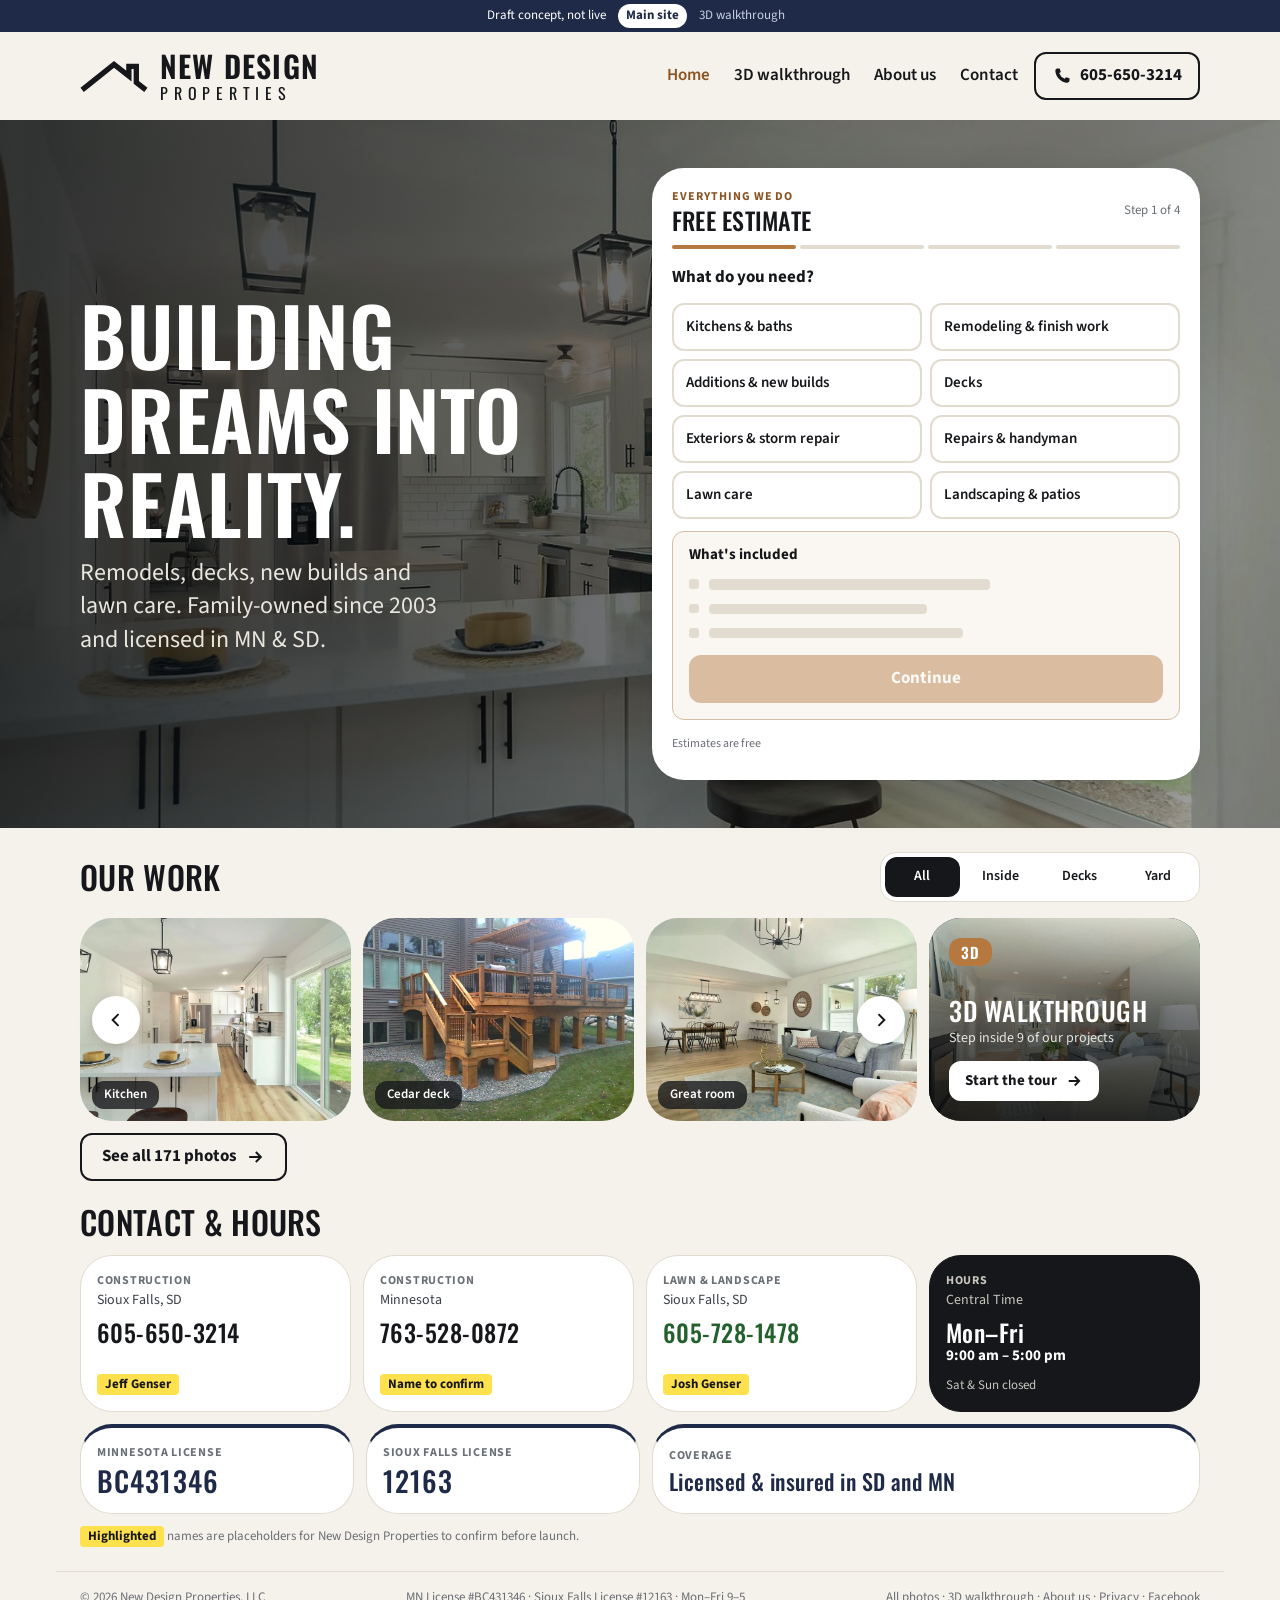
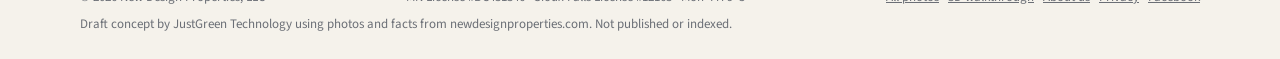
<file: index.html>
<!doctype html>
<html lang="en">
<head>
<meta charset="utf-8">
<meta name="viewport" content="width=device-width, initial-scale=1, viewport-fit=cover">
<title>New Design Properties | Building, Remodeling, Lawn &amp; Landscape</title>
<meta name="description" content="Family-owned builder since 2003. Remodels, decks, additions, new construction, lawn and landscape. Twin Cities, southwest Minnesota and Sioux Falls. Free estimates.">
<meta name="robots" content="noindex, nofollow">
<meta name="theme-color" content="#15171a">
<link rel="preconnect" href="https://fonts.googleapis.com">
<link rel="preconnect" href="https://fonts.gstatic.com" crossorigin>
<link href="https://fonts.googleapis.com/css2?family=Oswald:wght@500;600&family=Source+Sans+3:wght@400;600;700&display=swap" rel="stylesheet">
<link rel="stylesheet" href="base.css?v=20261123m">
<link rel="stylesheet" href="v1.css?v=20261123m">
</head>
<body data-mode="build">

<div class="ribbon" role="note">
  <span>Draft concept, not live</span>
  <nav aria-label="Site sections"><a href="./" aria-current="page">Main site</a><a href="v2/">3D walkthrough</a></nav>
</div>

<header class="top wrap">
  <a class="brand" href="#top" aria-label="New Design Properties home">
    <svg viewBox="0 0 64 30" aria-hidden="true"><path d="M2 28 L32 4 L46 15 V6 H53 V21 L62 28" fill="none" stroke="currentColor" stroke-width="5"/></svg>
    <span class="brand-text"><b>New Design</b><small>Properties</small></span>
  </a>
  <nav class="top-links" aria-label="Main"><a href="./" aria-current="page">Home</a><a href="v2/">3D walkthrough</a><a href="about.html">About us</a><a href="#estimate">Contact</a></nav>
  <a class="btn btn-ghost top-call" href="tel:+16056503214" aria-label="Call 605-650-3214">
    <svg viewBox="0 0 24 24" aria-hidden="true"><path d="M6.6 3h2.6l1.4 4.2-2 1.4a12 12 0 0 0 6.8 6.8l1.4-2 4.2 1.4v2.6A2.6 2.6 0 0 1 18.4 20 15.4 15.4 0 0 1 4 5.6 2.6 2.6 0 0 1 6.6 3Z" fill="currentColor"/></svg>
    <span class="top-call-num">605-650-3214</span>
  </a>
</header>

<main id="top">

  <!-- 1. HERO + ESTIMATE: the first screen asks for the lead -->
  <section class="hero">
    <div class="hero-grid wrap">
      <div class="hero-copy">
        <img class="hero-bg" src="img/kitchen-1.jpg" alt="" width="1400" height="927" fetchpriority="high" style="object-position: 45% 50%">
        <h1>Building dreams into reality.</h1>
        <p class="hero-line">Remodels, decks, new builds and lawn care. Family-owned since 2003 and licensed in MN &amp; SD.</p>
        <p class="ph-mark" aria-hidden="true">Photo needed</p>
        <p class="ph-note"><mark>Sample photo</mark> <span class="ph-long"></span><span class="ph-short">Your photo goes here</span></p>
      </div>
      <form class="card estimate" id="estimate" aria-label="Free estimate" novalidate></form>
    </div>
  </section>

  <!-- 2. WORK: one swipeable row -->
  <section class="work wrap" id="work" aria-labelledby="work-h">
    <div class="row-head">
      <h2 id="work-h">Our work</h2>
      <div class="seg" role="group" aria-label="Filter photos">
        <button class="on" data-f="all" aria-pressed="true">All</button>
        <button data-f="inside" aria-pressed="false">Inside</button>
        <button data-f="decks" aria-pressed="false">Decks</button>
        <button data-f="yard" aria-pressed="false">Yard</button>
      </div>
    </div>
    <div class="work-grid">
    <div class="rail-wrap">
      <ul class="rail" id="rail">
        <li data-c="inside"><button class="ph" data-full="img/kitchen-2.jpg" data-cap="Kitchen"><img src="img/sm/kitchen-2.jpg" alt="Kitchen with white cabinets and a quartz island" width="900" height="596" loading="lazy"><span>Kitchen</span></button></li>
        <li data-c="decks"><button class="ph" data-full="img/deck-cedar.jpg" data-cap="Cedar deck"><img src="img/sm/deck-cedar.jpg" alt="Two-level cedar deck with a pergola" width="900" height="675" loading="lazy"><span>Cedar deck</span></button></li>
        <li data-c="inside"><button class="ph" data-full="img/great-room.jpg" data-cap="Great room"><img src="img/sm/great-room.jpg" alt="Great room with a vaulted ceiling" width="900" height="596" loading="lazy"><span>Great room</span></button></li>
        <li data-c="yard"><button class="ph" data-full="img/gallery/fb/fb-122215263470302949.jpg" data-cap="Lawn care"><img src="img/gallery/fb/sm/fb-122215263470302949.jpg" alt="Freshly striped lawn along a sidewalk" width="600" height="452" loading="lazy"><span>Lawn care</span></button></li>
        <li data-c="decks"><button class="ph" data-full="img/deck-composite-2.jpg" data-cap="Composite deck"><img src="img/sm/deck-composite-2.jpg" alt="Grey composite deck with black railing" width="480" height="640" loading="lazy"><span>Composite deck</span></button></li>
        <li data-c="inside"><button class="ph" data-full="img/living-2.jpg" data-cap="Living room"><img src="img/sm/living-2.jpg" alt="Living room with a gas fireplace" width="900" height="596" loading="lazy"><span>Living room</span></button></li>
        <li data-c="yard"><button class="ph" data-full="img/gallery/fb/fb-122231688872302949.jpg" data-cap="Paver patio and fire pit"><img src="img/gallery/fb/sm/fb-122231688872302949.jpg" alt="Round paver patio with a fire pit" width="452" height="600" loading="lazy"><span>Paver patio</span></button></li>
        <li data-c="inside"><button class="ph" data-full="img/wet-bar.jpg" data-cap="Finish carpentry"><img src="img/sm/wet-bar.jpg" alt="White shaker cabinets and a shiplap wall" width="900" height="596" loading="lazy"><span>Finish carpentry</span></button></li>
        <li data-c="yard"><button class="ph" data-full="img/gallery/fb/fb-122186425292302949.jpg" data-cap="Rock bed and plantings"><img src="img/gallery/fb/sm/fb-122186425292302949.jpg" alt="Rock bed with hydrangeas along a blue house" width="600" height="452" loading="lazy"><span>Rock bed &amp; plantings</span></button></li>
        <li data-c="inside"><button class="ph" data-full="img/bedroom.jpg" data-cap="Bedroom"><img src="img/sm/bedroom.jpg" alt="Bedroom with three large windows" width="900" height="596" loading="lazy"><span>Bedroom</span></button></li>
        <li data-c="yard"><button class="ph" data-full="img/gallery/fb/fb-122226096488302949.jpg" data-cap="Concrete edging"><img src="img/gallery/fb/sm/fb-122226096488302949.jpg" alt="Curved concrete edging around a rock bed" width="600" height="400" loading="lazy"><span>Concrete edging</span></button></li>
        <li data-c="inside"><button class="ph" data-full="img/gallery/bathroom.jpg" data-cap="Bathroom"><img src="img/gallery/sm/bathroom.jpg" alt="Bathroom with a round mirror and white vanity" width="600" height="397" loading="lazy"><span>Bathroom</span></button></li>
        <li data-c="yard"><button class="ph" data-full="img/gallery/stone-steps.jpg" data-cap="Stone wall and steps"><img src="img/gallery/sm/stone-steps.jpg" alt="Stacked stone wall and steps" width="600" height="600" loading="lazy"><span>Stone wall &amp; steps</span></button></li>
        <li data-c="yard"><button class="ph" data-full="img/gallery/white-rock-1.jpg" data-cap="White rock bed"><img src="img/gallery/sm/white-rock-1.jpg" alt="White rock bed with a blue spruce" width="600" height="270" loading="lazy"><span>White rock bed</span></button></li>
        <li data-c="yard"><button class="ph" data-full="img/gallery/fb/fb-122226353594302949.jpg" data-cap="Curved rock bed"><img src="img/gallery/fb/sm/fb-122226353594302949.jpg" alt="Curved rock bed with plantings by a deck" width="600" height="452" loading="lazy"><span>Curved rock bed</span></button></li>
        <li data-c="inside"><button class="ph" data-full="img/living-1.jpg" data-cap="Living and dining"><img src="img/sm/living-1.jpg" alt="Open living and dining area" width="900" height="596" loading="lazy"><span>Living &amp; dining</span></button></li>
      </ul>
      <button class="rail-btn prev round" aria-label="Previous photos" data-dir="-1"><svg viewBox="0 0 24 24" aria-hidden="true"><path d="M15 5l-7 7 7 7" fill="none" stroke="currentColor" stroke-width="2.4"/></svg></button>
      <button class="rail-btn next round" aria-label="Next photos" data-dir="1"><svg viewBox="0 0 24 24" aria-hidden="true"><path d="M9 5l7 7-7 7" fill="none" stroke="currentColor" stroke-width="2.4"/></svg></button>
    </div>
    <!-- The last quarter: a door into the 3D walkthrough -->
    <a class="tour" href="v2/">
      <img src="img/sm/living-2.jpg" alt="" width="900" height="596" loading="lazy">
      <span class="tour-badge">3D</span>
      <span class="tour-copy"><b>3D walkthrough</b><small>Step inside 9 of our projects</small></span>
      <span class="tour-go">Start the tour <svg viewBox="0 0 24 24" aria-hidden="true"><path d="M5 12h13M13 6l6 6-6 6" fill="none" stroke="currentColor" stroke-width="2.4"/></svg></span>
    </a>
    </div>
    <a class="btn btn-ghost all-photos" href="gallery.html">See all 171 photos <svg viewBox="0 0 24 24" aria-hidden="true"><path d="M5 12h13M13 6l6 6-6 6" fill="none" stroke="currentColor" stroke-width="2.4"/></svg></a>
  </section>

  <!-- 3. CONTACT -->
  <section class="contact wrap" id="contact" aria-labelledby="contact-h">
    <h2 id="contact-h" class="row-title">Contact &amp; hours</h2>
    <ul class="quarters">
      <li><a class="call" href="tel:+16056503214"><span class="call-team">Construction</span><span class="call-area">Sioux Falls, SD</span><b>605-650-3214</b><mark class="confirm" title="Name to confirm">Jeff Genser</mark></a></li>
      <li><a class="call" href="tel:+17635280872"><span class="call-team">Construction</span><span class="call-area">Minnesota</span><b>763-528-0872</b><mark class="confirm" title="Name to confirm">Name to confirm</mark></a></li>
      <li><a class="call call-lawn" href="tel:+16057281478"><span class="call-team">Lawn &amp; Landscape</span><span class="call-area">Sioux Falls, SD</span><b>605-728-1478</b><mark class="confirm" title="Name to confirm">Josh Genser</mark></a></li>
      <li class="hours"><span class="call-team">Hours</span><span class="call-area">Central Time</span><b>Mon–Fri</b><span class="hours-time">9:00 am – 5:00 pm</span><span class="hours-closed">Sat &amp; Sun closed</span></li>
    </ul>
    <div class="licenses" aria-label="Licenses">
      <div class="lic"><span>Minnesota License</span><b>BC431346</b></div>
      <div class="lic"><span>Sioux Falls License</span><b>12163</b></div>
      <div class="lic lic-note"><span>Coverage</span><b>Licensed &amp; insured in SD and MN</b></div>
    </div>
    <p class="confirm-note"><mark class="confirm">Highlighted</mark> names are placeholders for New Design Properties to confirm before launch.</p>
  </section>
</main>

<footer class="foot wrap">
  <span>© 2026 New Design Properties, LLC</span>
  <span>MN License #BC431346 · Sioux Falls License #12163 · Mon–Fri 9–5</span>
  <span><a href="gallery.html">All photos</a> · <a href="v2/">3D walkthrough</a> · <a href="about.html">About us</a> · <a href="privacy.html">Privacy</a> · <a href="https://www.facebook.com/325166774003598" rel="noopener" target="_blank">Facebook</a></span>
  <span class="draft-note">Draft concept by JustGreen Technology using photos and facts from newdesignproperties.com. Not published or indexed.</span>
</footer>

<nav class="sticky" aria-label="Quick actions">
  <a class="btn btn-ghost" href="tel:+16056503214">Call</a>
  <a class="btn btn-fb" href="https://www.facebook.com/325166774003598" rel="noopener" target="_blank"><svg viewBox="0 0 24 24" aria-hidden="true"><path d="M13.5 21v-7.5h2.6l.4-3h-3V8.6c0-.9.3-1.5 1.5-1.5h1.6V4.4c-.3 0-1.2-.1-2.3-.1-2.3 0-3.9 1.4-3.9 4v2.2H7.8v3h2.6V21h3.1Z" fill="currentColor"/></svg>Facebook</a>
  <a class="btn btn-solid" href="#estimate">Free estimate</a>
</nav>

<dialog class="lightbox" id="lightbox" aria-label="Photo">
  <button class="lb-close round" id="lb-close" aria-label="Close photo">×</button>
  <img id="lb-img" alt=""><p id="lb-cap"></p>
</dialog>

<noscript><p class="wrap">Call 605-650-3214 for a free estimate.</p></noscript>
<script type="module" src="v1.js?v=20261123m"></script>
</body>
</html>
</file>
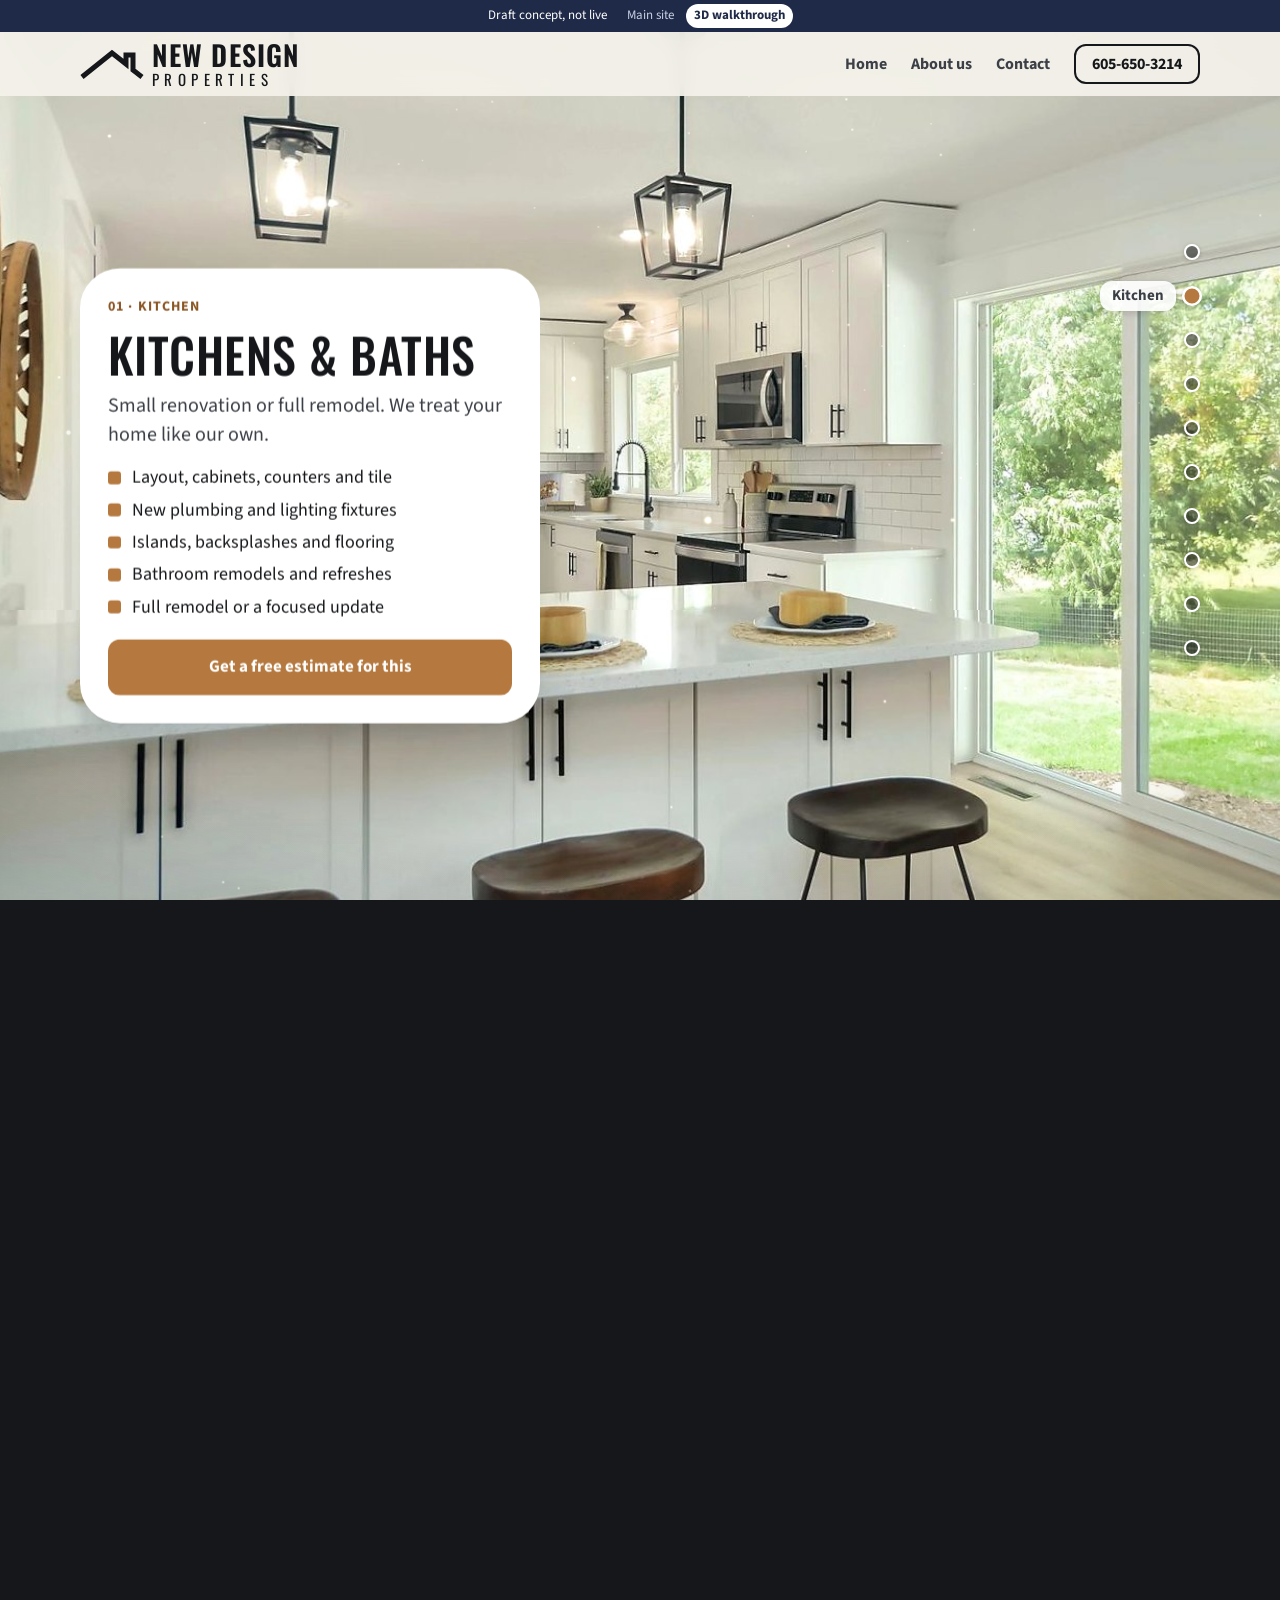
<file: v2/index.html>
<!doctype html>
<html lang="en">
<head>
<meta charset="utf-8">
<meta name="viewport" content="width=device-width, initial-scale=1, viewport-fit=cover">
<title>New Design Properties | Step Into Our Work</title>
<meta name="description" content="Step inside New Design Properties' own work: kitchens, living spaces, finish carpentry, decks, patios and lawns. Free estimates.">
<meta name="robots" content="noindex, nofollow">
<meta name="theme-color" content="#15171a">
<link rel="preconnect" href="https://fonts.googleapis.com">
<link rel="preconnect" href="https://fonts.gstatic.com" crossorigin>
<link href="https://fonts.googleapis.com/css2?family=Oswald:wght@500;600&family=Source+Sans+3:wght@400;600;700&display=swap" rel="stylesheet">
<link rel="stylesheet" href="../base.css?v=20261123m">
<link rel="stylesheet" href="v2.css?v=20261123m">
</head>
<body data-mode="build">

<canvas id="scene" aria-hidden="true"></canvas>
<div class="vignette" aria-hidden="true"></div>
<div class="dim" id="dim" aria-hidden="true"></div>

<div class="chrome">
  <div class="ribbon" role="note">
    <span>Draft concept, not live</span>
    <nav aria-label="Site sections"><a href="../">Main site</a><a href="./" aria-current="page">3D walkthrough</a></nav>
  </div>
  <header class="bar wrap">
    <a class="brand" href="../" aria-label="New Design Properties home">
      <svg viewBox="0 0 64 30" aria-hidden="true"><path d="M2 28 L32 4 L46 15 V6 H53 V21 L62 28" fill="none" stroke="currentColor" stroke-width="5"/></svg>
      <span class="brand-text"><b>New Design</b><small>Properties</small></span>
    </a>
    <nav class="bar-links" aria-label="Main"><a href="../">Home</a><a href="../about.html">About us</a><a href="#" data-go="9">Contact</a></nav>
    <a class="btn btn-ghost bar-call" href="tel:+16056503214">605-650-3214</a>
  </header>
  <nav class="rooms wrap" aria-label="Rooms">
    <ol>
      <li><button data-go="0"><span>Front yard</span></button></li>
      <li><button data-go="1"><span>Kitchen</span></button></li>
      <li><button data-go="2"><span>Great room</span></button></li>
      <li><button data-go="3"><span>Living room</span></button></li>
      <li><button data-go="4"><span>Bedroom</span></button></li>
      <li><button data-go="5"><span>Finish work</span></button></li>
      <li><button data-go="6"><span>Deck</span></button></li>
      <li><button data-go="7"><span>Patio</span></button></li>
      <li><button data-go="8"><span>Lawn</span></button></li>
      <li><button data-go="9"><span>Estimate</span></button></li>
    </ol>
  </nav>
</div>

<!-- One card per stop, in one fixed slot; they cross-fade as you walk. -->
<div class="cards">
  <article class="stop card" data-i="0">
    <p class="kicker">Family-owned since 2003</p>
    <h1>Step inside our work.</h1>
    <p class="line">Every room here is a real New Design Properties photo. Scroll to walk in.</p>
    <ul class="points"><li>Family-owned and local since 2003</li><li>Licensed and insured in MN and SD</li><li>Twin Cities, SW Minnesota and Sioux Falls</li><li>Free estimates</li></ul>
    <a class="btn btn-solid stop-cta" href="#" data-go="9"><span class="cta-d">Get a free estimate</span><span class="cta-m">Free estimate</span></a><p class="hint"><span class="chev" aria-hidden="true"></span>Scroll to step in</p>
  </article>
  <article class="stop card" data-i="1">
    <p class="kicker">01 · Kitchen</p>
    <h2>Kitchens &amp; baths</h2>
    <p class="line">Small renovation or full remodel. We treat your home like our own.</p>
    <ul class="points"><li>Layout, cabinets, counters and tile</li><li>New plumbing and lighting fixtures</li><li>Islands, backsplashes and flooring</li><li>Bathroom remodels and refreshes</li><li>Full remodel or a focused update</li></ul>
    <a class="btn btn-solid stop-cta" href="#" data-go="9" data-project="Kitchens &amp; baths"><span class="cta-d">Get a free estimate for this</span><span class="cta-m">Free estimate</span></a>
  </article>
  <article class="stop card" data-i="2">
    <p class="kicker">02 · Great room</p>
    <h2>Renovation &amp; remodeling</h2>
    <p class="line">Open it up, update it, make it yours.</p>
    <ul class="points"><li>Open up or reconfigure rooms</li><li>Framing changes and new walls</li><li>Drywall, trim, flooring and paint</li><li>Basements and whole floors</li><li>Project management start to finish</li></ul>
    <a class="btn btn-solid stop-cta" href="#" data-go="9" data-project="Remodeling &amp; finish work"><span class="cta-d">Get a free estimate for this</span><span class="cta-m">Free estimate</span></a>
  </article>
  <article class="stop card" data-i="3">
    <p class="kicker">03 · Living room</p>
    <h2>Additions &amp; new builds</h2>
    <p class="line">More room, or a whole new home, built right.</p>
    <ul class="points"><li>Home additions and sunrooms</li><li>New construction</li><li>Foundation, framing and roofing</li><li>Attached and detached garages</li><li>Built to match your home</li></ul>
    <a class="btn btn-solid stop-cta" href="#" data-go="9" data-project="Additions &amp; new builds"><span class="cta-d">Get a free estimate for this</span><span class="cta-m">Free estimate</span></a>
  </article>
  <article class="stop card" data-i="4">
    <p class="kicker">04 · Bedroom</p>
    <h2>Windows &amp; interiors</h2>
    <p class="line">Quality materials and skilled craftsmen, start to finish.</p>
    <ul class="points"><li>Window replacement</li><li>New openings and larger windows</li><li>Trim and finish inside and out</li><li>Drywall and paint-ready walls</li><li>Handyman jobs and small fixes</li></ul>
    <a class="btn btn-solid stop-cta" href="#" data-go="9" data-project="Exteriors &amp; storm repair"><span class="cta-d">Get a free estimate for this</span><span class="cta-m">Free estimate</span></a>
  </article>
  <article class="stop card" data-i="5">
    <p class="kicker">05 · Finish work</p>
    <h2>Finish carpentry</h2>
    <p class="line">The details that finish a room.</p>
    <ul class="points"><li>Trim, casing and baseboards</li><li>Built-ins, shelving and shiplap</li><li>Cabinet and interior door installs</li><li>Wet bars and mudrooms</li><li>Commercial build-outs</li></ul>
    <a class="btn btn-solid stop-cta" href="#" data-go="9" data-project="Remodeling &amp; finish work"><span class="cta-d">Get a free estimate for this</span><span class="cta-m">Free estimate</span></a>
  </article>
  <article class="stop card" data-i="6">
    <p class="kicker">06 · Deck</p>
    <h2>Decks &amp; exteriors</h2>
    <p class="line">Cedar and composite decks, siding, windows and roofs.</p>
    <ul class="points"><li>Cedar and composite decks</li><li>Stairs, railings and pergolas</li><li>Siding, soffit and fascia</li><li>Roofing and re-roofs</li><li>Storm damage repair</li></ul>
    <a class="btn btn-solid stop-cta" href="#" data-go="9" data-project="Decks"><span class="cta-d">Get a free estimate for this</span><span class="cta-m">Free estimate</span></a>
  </article>
  <article class="stop card lawn" data-i="7">
    <p class="kicker">07 · Patio</p>
    <h2>Patios &amp; landscaping</h2>
    <p class="line">Lawn &amp; Landscape team · <a href="tel:+16057281478">605-728-1478</a></p>
    <ul class="points"><li>Paver patios and walkways</li><li>Pavers meticulously laid for durability</li><li>Landscape design and planting beds</li><li>Mulch and decorative rock</li><li>Crisp edging on walks and beds</li></ul>
    <a class="btn btn-solid stop-cta" href="#" data-go="9" data-project="Landscaping &amp; patios"><span class="cta-d">Get a free estimate for this</span><span class="cta-m">Free estimate</span></a>
  </article>
  <article class="stop card lawn" data-i="8">
    <p class="kicker">08 · Lawn</p>
    <h2>Lawn care</h2>
    <p class="line">Lawn &amp; Landscape team · <a href="tel:+16057281478">605-728-1478</a></p>
    <ul class="points"><li>Precision mowing on a schedule</li><li>Bush and hedge trimming</li><li>Seed or sod for a new lawn</li><li>Edging that cuts maintenance</li><li>Better curb appeal</li></ul>
    <a class="btn btn-solid stop-cta" href="#" data-go="9" data-project="Lawn care"><span class="cta-d">Get a free estimate for this</span><span class="cta-m">Free estimate</span></a>
  </article>
  <article class="stop card final" data-i="9">
    <form id="estimate" aria-label="Free estimate" novalidate></form>
    <p class="final-meta">Twin Cities · SW MN · Sioux Falls · Mon–Fri 9–5 · MN License BC431346 · Sioux Falls License 12163</p>
    <p class="final-links"><a href="../#work">Back to the main site</a><a href="#" data-go="0">Walk it again</a></p>
  </article>
</div>

<!-- Scroll track: one viewport per stop -->
<div class="track" aria-hidden="true">
  <section></section><section></section><section></section><section></section><section></section>
  <section></section><section></section><section></section><section></section><section></section>
</div>

<div class="loader" id="loader"><span class="round"></span>Opening the door…</div>

<noscript><p class="wrap">This walk-through needs JavaScript. Call 605-650-3214 for a free estimate, or go back to <a href="../">the main site</a>.</p></noscript>
<script type="module" src="walk.js?v=20261123m"></script>
</body>
</html>
</file>
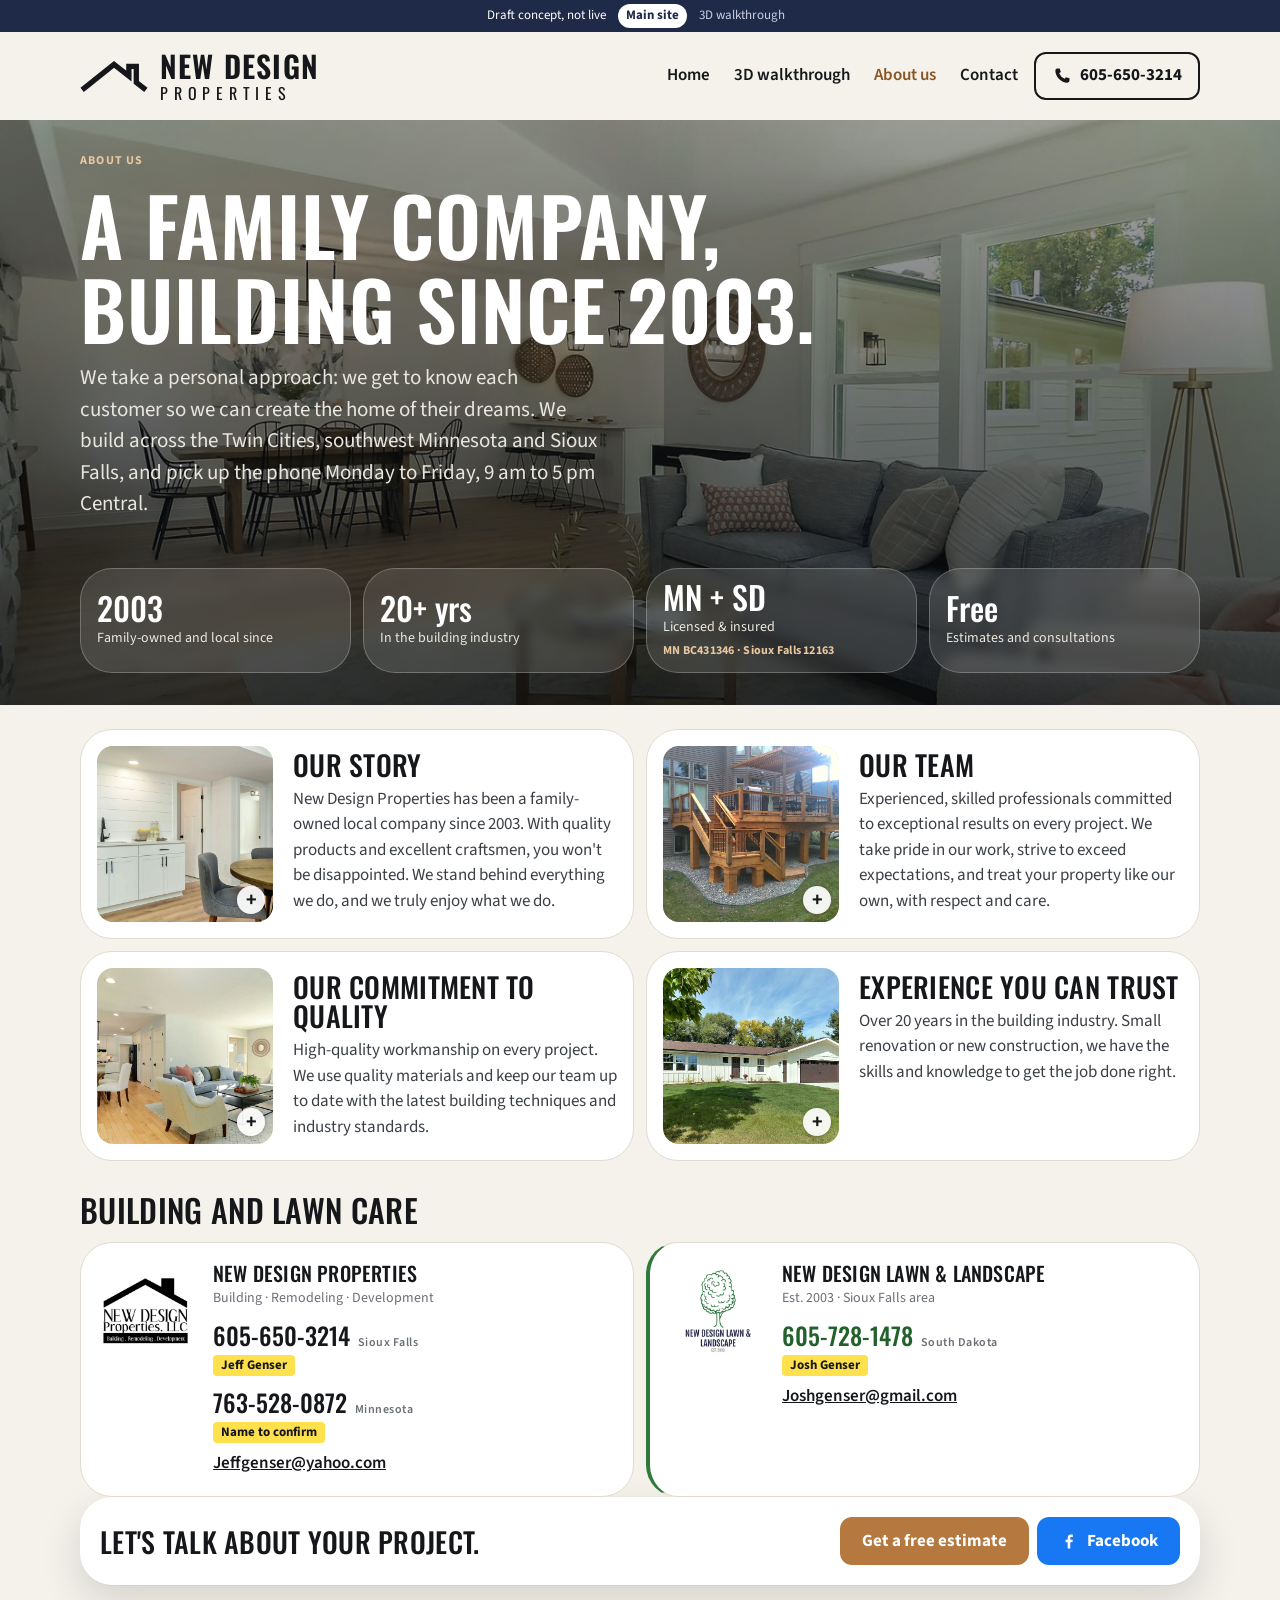
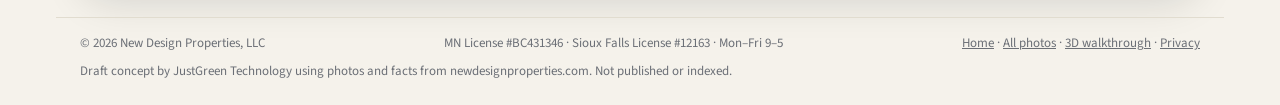
<file: about.html>
<!doctype html>
<html lang="en">
<head>
<meta charset="utf-8">
<meta name="viewport" content="width=device-width, initial-scale=1, viewport-fit=cover">
<title>About Us | New Design Properties</title>
<meta name="description" content="New Design Properties is a family-owned builder since 2003, licensed and insured in South Dakota and Minnesota. Construction plus New Design Lawn & Landscape.">
<meta name="robots" content="noindex, nofollow">
<meta name="theme-color" content="#15171a">
<link rel="preconnect" href="https://fonts.googleapis.com">
<link rel="preconnect" href="https://fonts.gstatic.com" crossorigin>
<link href="https://fonts.googleapis.com/css2?family=Oswald:wght@500;600&family=Source+Sans+3:wght@400;600;700&display=swap" rel="stylesheet">
<link rel="stylesheet" href="base.css?v=20261123m">
<link rel="stylesheet" href="v1.css?v=20261123m">
<link rel="stylesheet" href="about.css?v=20261123m">
</head>
<body data-mode="build">

<div class="ribbon" role="note">
  <span>Draft concept, not live</span>
  <nav aria-label="Site sections"><a href="./" aria-current="page">Main site</a><a href="v2/">3D walkthrough</a></nav>
</div>

<header class="top wrap">
  <a class="brand" href="./" aria-label="New Design Properties home">
    <svg viewBox="0 0 64 30" aria-hidden="true"><path d="M2 28 L32 4 L46 15 V6 H53 V21 L62 28" fill="none" stroke="currentColor" stroke-width="5"/></svg>
    <span class="brand-text"><b>New Design</b><small>Properties</small></span>
  </a>
  <nav class="top-links" aria-label="Main"><a href="./">Home</a><a href="v2/">3D walkthrough</a><a href="about.html" aria-current="page">About us</a><a href="./#estimate">Contact</a></nav>
  <a class="btn btn-ghost top-call" href="tel:+16056503214" aria-label="Call 605-650-3214">
    <svg viewBox="0 0 24 24" aria-hidden="true"><path d="M6.6 3h2.6l1.4 4.2-2 1.4a12 12 0 0 0 6.8 6.8l1.4-2 4.2 1.4v2.6A2.6 2.6 0 0 1 18.4 20 15.4 15.4 0 0 1 4 5.6 2.6 2.6 0 0 1 6.6 3Z" fill="currentColor"/></svg>
    <span class="top-call-num">605-650-3214</span>
  </a>
</header>

<main>
  <!-- Intro -->
  <section class="a-hero">
    <img src="img/great-room.jpg" alt="" width="1400" height="927" style="object-position: 60% 50%">
    <div class="wrap a-hero-copy">
      <p class="eyebrow">About us</p>
      <h1>A family company, building since 2003.</h1>
      <p class="a-hero-line">We take a personal approach: we get to know each customer so we can create the home of their dreams. We build across the Twin Cities, southwest Minnesota and Sioux Falls, and pick up the phone Monday to Friday, 9 am to 5 pm Central.</p>
      <ul class="quarters a-facts" aria-label="At a glance">
        <li class="fact"><b>2003</b><span>Family-owned and local since</span></li>
        <li class="fact"><b>20+ yrs</b><span>In the building industry</span></li>
        <li class="fact"><b>MN + SD</b><span>Licensed &amp; insured</span><small>MN BC431346 · Sioux Falls 12163</small></li>
        <li class="fact"><b>Free</b><span>Estimates and consultations</span></li>
      </ul>
    </div>
  </section>

  <!-- Their four About sections, in their words -->
  <section class="wrap a-grid" aria-label="Who we are">
    <article class="a-card">
      <button class="zoom" data-full="img/wet-bar.jpg" aria-label="Enlarge photo: White shaker cabinets and a shiplap wall"><img src="img/sm/wet-bar.jpg" alt="White shaker cabinets and a shiplap wall" width="900" height="596" loading="lazy" style="object-position: 30% 50%"></button>
      <div><h2>Our story</h2><p>New Design Properties has been a family-owned local company since 2003. With quality products and excellent craftsmen, you won't be disappointed. We stand behind everything we do, and we truly enjoy what we do.</p></div>
    </article>
    <article class="a-card">
      <button class="zoom" data-full="img/deck-cedar.jpg" aria-label="Enlarge photo: Two-level cedar deck with a pergola"><img src="img/sm/deck-cedar.jpg" alt="Two-level cedar deck with a pergola" width="900" height="675" loading="lazy" style="object-position: 42% 50%"></button>
      <div><h2>Our team</h2><p>Experienced, skilled professionals committed to exceptional results on every project. We take pride in our work, strive to exceed expectations, and treat your property like our own, with respect and care.</p></div>
    </article>
    <article class="a-card">
      <button class="zoom" data-full="img/living-1.jpg" aria-label="Enlarge photo: Open living and dining area"><img src="img/sm/living-1.jpg" alt="Open living and dining area" width="900" height="596" loading="lazy"></button>
      <div><h2>Our commitment to quality</h2><p>High-quality workmanship on every project. We use quality materials and keep our team up to date with the latest building techniques and industry standards.</p></div>
    </article>
    <article class="a-card">
      <button class="zoom" data-full="img/home-front.jpg" aria-label="Enlarge photo: Finished home with a two-car garage"><img src="img/sm/home-front.jpg" alt="Finished home with a two-car garage" width="900" height="596" loading="lazy" style="object-position: 50% 50%"></button>
      <div><h2>Experience you can trust</h2><p>Over 20 years in the building industry. Small renovation or new construction, we have the skills and knowledge to get the job done right.</p></div>
    </article>
  </section>

  <!-- Two teams -->
  <section class="wrap a-teams" aria-labelledby="teams-h">
    <h2 id="teams-h" class="row-title">Building and lawn care</h2>
    <div class="halves">
      <article class="team">
        <img src="img/logo-ndp.jpg" alt="New Design Properties: Building, Remodeling, Development" width="600" height="433" loading="lazy">
        <div>
          <h3>New Design Properties</h3>
          <p>Building · Remodeling · Development</p>
          <a class="big" href="tel:+16056503214">605-650-3214 <small>Sioux Falls</small></a><mark class="confirm" title="Name to confirm">Jeff Genser</mark>
          <a class="big" href="tel:+17635280872">763-528-0872 <small>Minnesota</small></a><mark class="confirm" title="Name to confirm">Name to confirm</mark>
          <a href="mailto:Jeffgenser@yahoo.com">Jeffgenser@yahoo.com</a>
        </div>
      </article>
      <article class="team team-lawn">
        <img src="img/logo-lawn.jpg" alt="New Design Lawn &amp; Landscape, established 2003" width="505" height="600" loading="lazy">
        <div>
          <h3>New Design Lawn &amp; Landscape</h3>
          <p>Est. 2003 · Sioux Falls area</p>
          <a class="big" href="tel:+16057281478">605-728-1478 <small>South Dakota</small></a><mark class="confirm" title="Name to confirm">Josh Genser</mark>
          <a href="mailto:Joshgenser@gmail.com">Joshgenser@gmail.com</a>
        </div>
      </article>
    </div>
  </section>

  <section class="wrap a-cta">
    <div class="card a-cta-card">
      <h2>Let's talk about your project.</h2>
      <div class="a-cta-actions">
        <a class="btn btn-solid" href="./#estimate">Get a free estimate</a>
        <a class="btn btn-fb" href="https://www.facebook.com/325166774003598" rel="noopener" target="_blank"><svg viewBox="0 0 24 24" aria-hidden="true"><path d="M13.5 21v-7.5h2.6l.4-3h-3V8.6c0-.9.3-1.5 1.5-1.5h1.6V4.4c-.3 0-1.2-.1-2.3-.1-2.3 0-3.9 1.4-3.9 4v2.2H7.8v3h2.6V21h3.1Z" fill="currentColor"/></svg>Facebook</a>
      </div>
    </div>
  </section>
</main>

<footer class="foot wrap">
  <span>© 2026 New Design Properties, LLC</span>
  <span>MN License #BC431346 · Sioux Falls License #12163 · Mon–Fri 9–5</span>
  <span><a href="./">Home</a> · <a href="gallery.html">All photos</a> · <a href="v2/">3D walkthrough</a> · <a href="privacy.html">Privacy</a></span>
  <span class="draft-note">Draft concept by JustGreen Technology using photos and facts from newdesignproperties.com. Not published or indexed.</span>
</footer>

<nav class="sticky" aria-label="Quick actions">
  <a class="btn btn-ghost" href="tel:+16056503214">Call</a>
  <a class="btn btn-fb" href="https://www.facebook.com/325166774003598" rel="noopener" target="_blank"><svg viewBox="0 0 24 24" aria-hidden="true"><path d="M13.5 21v-7.5h2.6l.4-3h-3V8.6c0-.9.3-1.5 1.5-1.5h1.6V4.4c-.3 0-1.2-.1-2.3-.1-2.3 0-3.9 1.4-3.9 4v2.2H7.8v3h2.6V21h3.1Z" fill="currentColor"/></svg>Facebook</a>
  <a class="btn btn-solid" href="./#estimate">Free estimate</a>
</nav>

<dialog class="lightbox lb-mid" id="lightbox" aria-label="Photo">
  <button class="lb-close round" aria-label="Close photo">×</button>
  <img alt=""><p></p>
</dialog>
<script type="module" src="about.js?v=20261123m"></script>
</body>
</html>
</file>
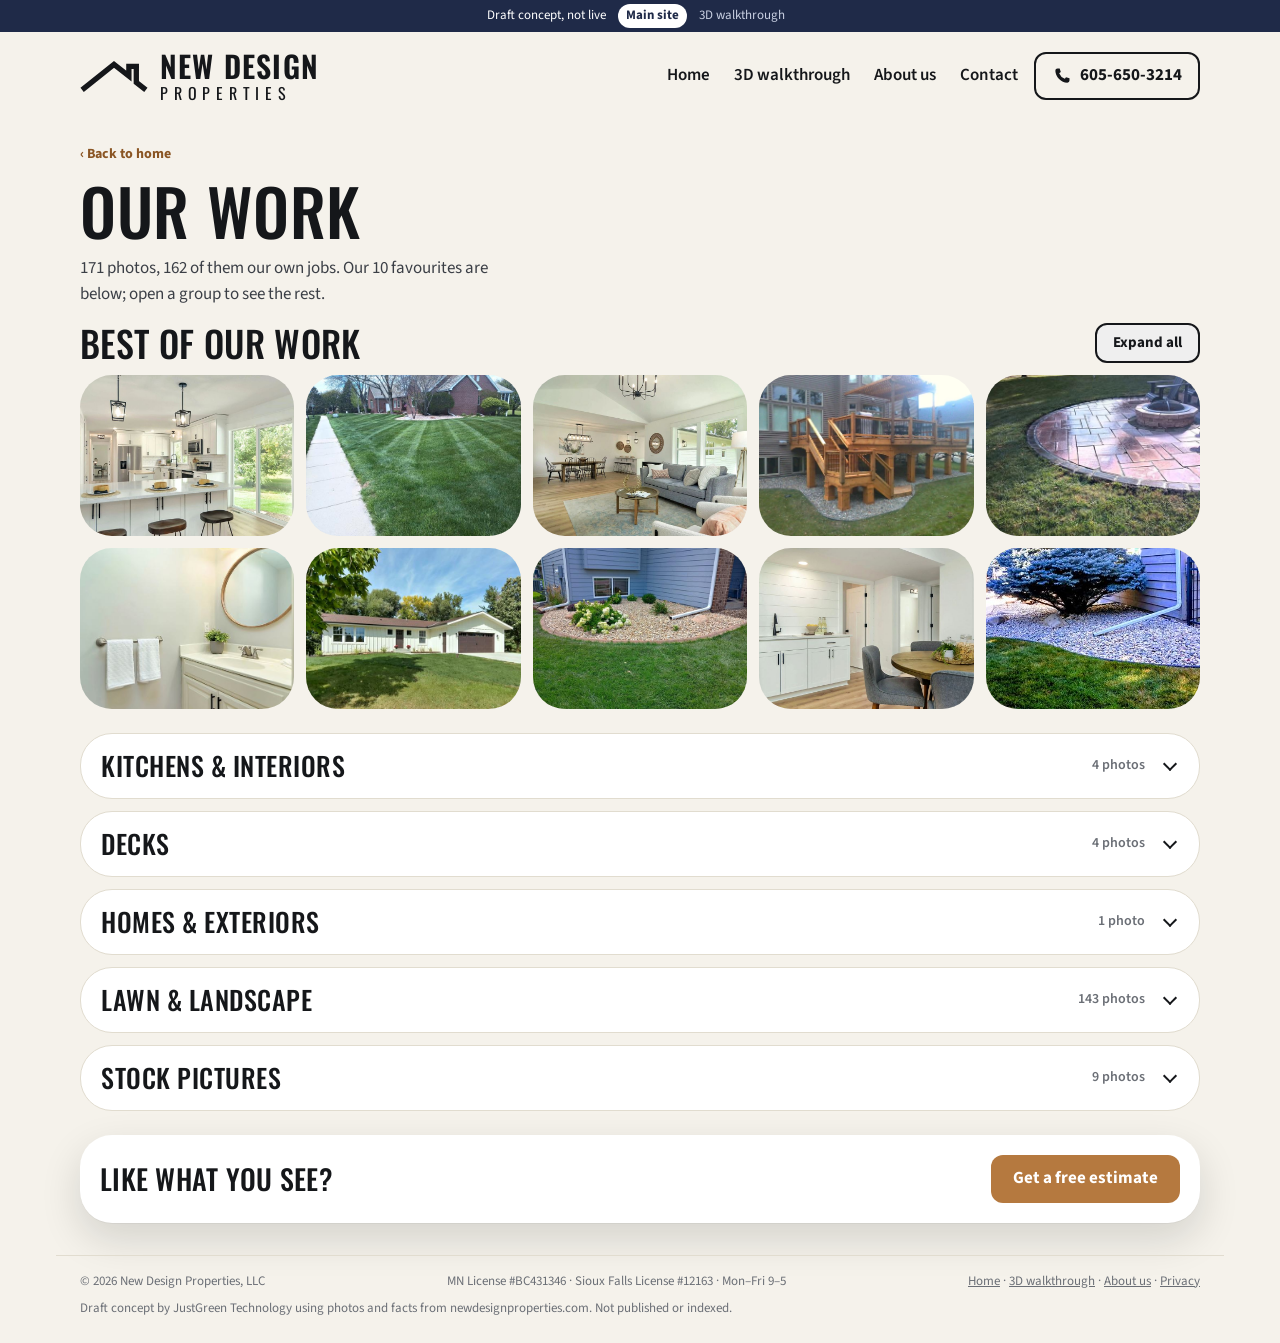
<file: gallery.html>
<!doctype html>
<html lang="en">
<head>
<meta charset="utf-8">
<meta name="viewport" content="width=device-width, initial-scale=1, viewport-fit=cover">
<title>Our Work | New Design Properties</title>
<meta name="description" content="Photos of New Design Properties' work: kitchens, baths, finish carpentry, decks, homes, lawns, rock beds, retaining walls and landscaping.">
<meta name="robots" content="noindex, nofollow">
<meta name="theme-color" content="#15171a">
<link rel="preconnect" href="https://fonts.googleapis.com">
<link rel="preconnect" href="https://fonts.gstatic.com" crossorigin>
<link href="https://fonts.googleapis.com/css2?family=Oswald:wght@500;600&family=Source+Sans+3:wght@400;600;700&display=swap" rel="stylesheet">
<link rel="stylesheet" href="base.css?v=20261123m">
<link rel="stylesheet" href="v1.css?v=20261123m">
<link rel="stylesheet" href="gallery.css?v=20261123o">
</head>
<body data-mode="build">

<div class="ribbon" role="note">
  <span>Draft concept, not live</span>
  <nav aria-label="Site sections"><a href="./" aria-current="page">Main site</a><a href="v2/">3D walkthrough</a></nav>
</div>

<header class="top wrap">
  <a class="brand" href="./" aria-label="New Design Properties home">
    <svg viewBox="0 0 64 30" aria-hidden="true"><path d="M2 28 L32 4 L46 15 V6 H53 V21 L62 28" fill="none" stroke="currentColor" stroke-width="5"/></svg>
    <span class="brand-text"><b>New Design</b><small>Properties</small></span>
  </a>
  <nav class="top-links" aria-label="Main"><a href="./">Home</a><a href="v2/">3D walkthrough</a><a href="about.html">About us</a><a href="./#estimate">Contact</a></nav>
  <a class="btn btn-ghost top-call" href="tel:+16056503214" aria-label="Call 605-650-3214">
    <svg viewBox="0 0 24 24" aria-hidden="true"><path d="M6.6 3h2.6l1.4 4.2-2 1.4a12 12 0 0 0 6.8 6.8l1.4-2 4.2 1.4v2.6A2.6 2.6 0 0 1 18.4 20 15.4 15.4 0 0 1 4 5.6 2.6 2.6 0 0 1 6.6 3Z" fill="currentColor"/></svg>
    <span class="top-call-num">605-650-3214</span>
  </a>
</header>

<main>
  <section class="wrap g-head">
    <a class="g-back" href="./#work">‹ Back to home</a>
    <h1>Our work</h1>
    <p class="g-sub" id="g-count">Kitchens and baths, decks, homes, rock beds, retaining walls and lawns.</p>
  </section>

  <!-- 10 best photos up front; everything else waits in collapsed groups so the page stays short -->
  <section class="wrap g-best" aria-labelledby="best-h">
    <div class="g-row-head"><h2 id="best-h">Best of our work</h2><button class="btn btn-ghost g-all" type="button" aria-expanded="false">Expand all</button></div>
    <ul class="g-grid" id="g-best"></ul>
  </section>
  <section class="wrap g-groups" id="g-groups" aria-label="More photos by type"></section>

  <section class="wrap g-cta">
    <div class="card a-cta-card">
      <h2>Like what you see?</h2>
      <a class="btn btn-solid" href="./#estimate">Get a free estimate</a>
    </div>
  </section>
</main>

<footer class="foot wrap">
  <span>© 2026 New Design Properties, LLC</span>
  <span>MN License #BC431346 · Sioux Falls License #12163 · Mon–Fri 9–5</span>
  <span><a href="./">Home</a> · <a href="v2/">3D walkthrough</a> · <a href="about.html">About us</a> · <a href="privacy.html">Privacy</a></span>
  <span class="draft-note">Draft concept by JustGreen Technology using photos and facts from newdesignproperties.com. Not published or indexed.</span>
</footer>

<nav class="sticky" aria-label="Quick actions">
  <a class="btn btn-ghost" href="tel:+16056503214">Call</a>
  <a class="btn btn-fb" href="https://www.facebook.com/325166774003598" rel="noopener" target="_blank"><svg viewBox="0 0 24 24" aria-hidden="true"><path d="M13.5 21v-7.5h2.6l.4-3h-3V8.6c0-.9.3-1.5 1.5-1.5h1.6V4.4c-.3 0-1.2-.1-2.3-.1-2.3 0-3.9 1.4-3.9 4v2.2H7.8v3h2.6V21h3.1Z" fill="currentColor"/></svg>Facebook</a>
  <a class="btn btn-solid" href="./#estimate">Free estimate</a>
</nav>

<dialog class="lightbox g-lb" id="lightbox" aria-label="Photo">
  <button class="lb-close round" aria-label="Close photo">×</button>
  <button class="g-nav g-prev round" aria-label="Previous photo"><svg viewBox="0 0 24 24" aria-hidden="true"><path d="M15 5l-7 7 7 7" fill="none" stroke="currentColor" stroke-width="2.4"/></svg></button>
  <img alt="">
  <button class="g-nav g-next round" aria-label="Next photo"><svg viewBox="0 0 24 24" aria-hidden="true"><path d="M9 5l7 7-7 7" fill="none" stroke="currentColor" stroke-width="2.4"/></svg></button>
  <p><span class="g-cap"></span> <span class="g-num"></span></p>
</dialog>

<script type="module" src="gallery.js?v=20261123n"></script>
</body>
</html>
</file>
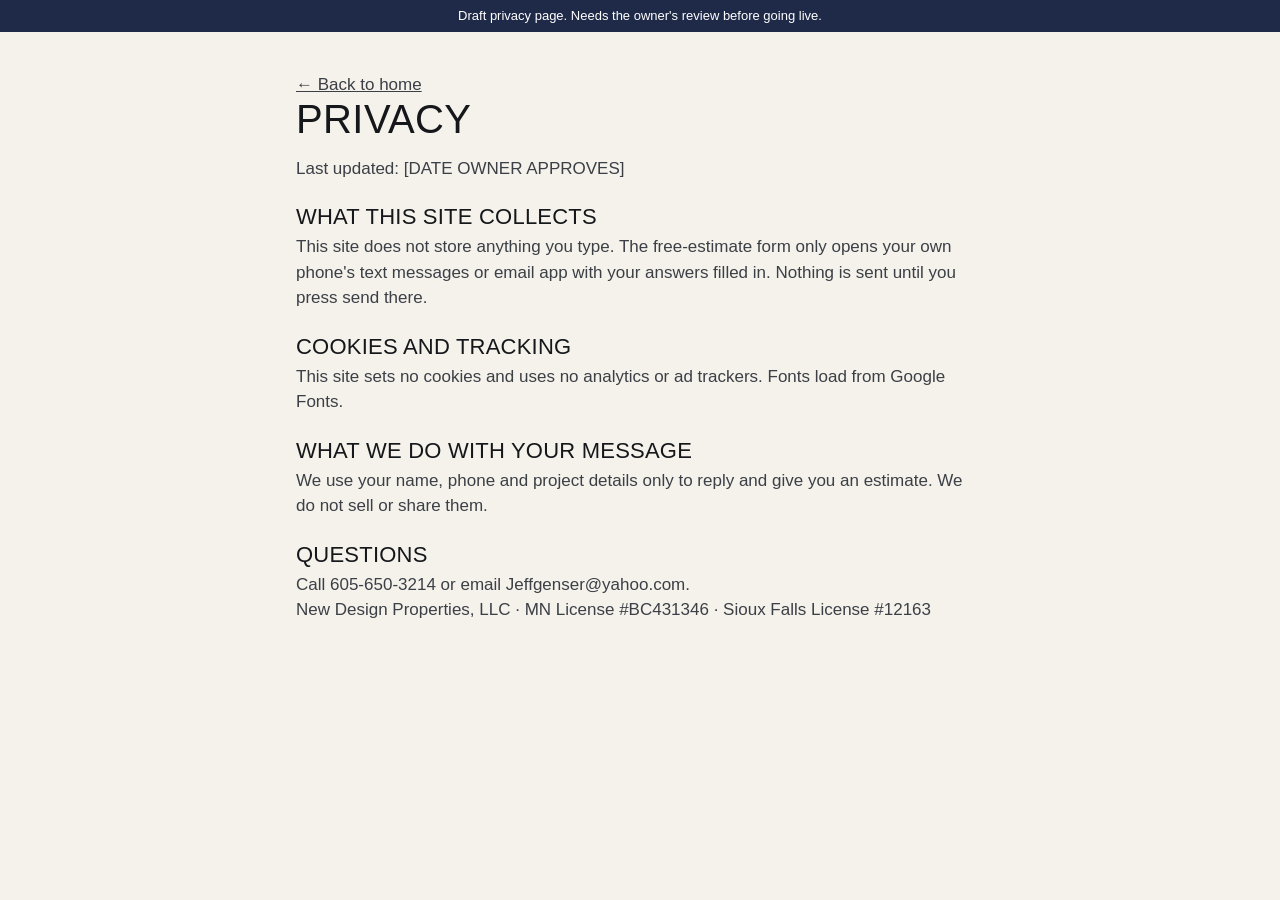
<file: privacy.html>
<!doctype html>
<html lang="en">
<head>
<meta charset="utf-8">
<meta name="viewport" content="width=device-width, initial-scale=1">
<title>Privacy | New Design Properties</title>
<meta name="robots" content="noindex, nofollow">
<link rel="stylesheet" href="base.css?v=20261123m">
<style>.legal{max-width:720px;margin:0 auto;padding:40px 16px 60px}.legal h1{font-size:40px;margin-bottom:16px}.legal h2{font-size:22px;margin:24px 0 6px}.legal p{color:var(--ink-2)}</style>
</head>
<body>
<div class="ribbon" role="note">Draft privacy page. Needs the owner's review before going live.</div>
<main class="legal">
  <p><a href="index.html">← Back to home</a></p>
  <h1>Privacy</h1>
  <p>Last updated: [DATE OWNER APPROVES]</p>
  <h2>What this site collects</h2>
  <p>This site does not store anything you type. The free-estimate form only opens your own phone's text messages or email app with your answers filled in. Nothing is sent until you press send there.</p>
  <h2>Cookies and tracking</h2>
  <p>This site sets no cookies and uses no analytics or ad trackers. Fonts load from Google Fonts.</p>
  <h2>What we do with your message</h2>
  <p>We use your name, phone and project details only to reply and give you an estimate. We do not sell or share them.</p>
  <h2>Questions</h2>
  <p>Call 605-650-3214 or email Jeffgenser@yahoo.com.</p>
  <p>New Design Properties, LLC · MN License #BC431346 · Sioux Falls License #12163</p>
</main>
</body>
</html>
</file>
<file: base.css>
/* New Design Properties: shared tokens + components for Version 1 and Version 2.
   Geometry: 4px grid. One container edge (max 1120 = 4 x 280, quarter columns).
   Concentric radii: outer radius = inner radius + padding. Squircle corners where supported. */
:root {
  /* colour, from their two logos + their cedar deck photo */
  --ink: #15171a;
  --ink-2: #3b3f46;
  --muted: #6b6f76;
  --paper: #f5f2eb;
  --surface: #ffffff;
  --line: #e1dccf;
  --cedar: #b5793f;
  --cedar-ink: #8a5523;
  --green: #2f7a3a;
  --green-ink: #22602c;
  --navy: #1f2a48;
  --accent: var(--cedar);
  --accent-ink: var(--cedar-ink);

  /* type */
  --display: "Oswald", "Arial Narrow", "Helvetica Neue", Arial, sans-serif;
  --body: "Source Sans 3", -apple-system, BlinkMacSystemFont, "Segoe UI", Roboto, sans-serif;

  /* 4px spacing scale */
  --s1: 4px; --s2: 8px; --s3: 12px; --s4: 16px; --s5: 20px; --s6: 24px; --s8: 32px; --s10: 40px; --s12: 48px; --s16: 64px;

  /* geometry */
  --gutter: 16px;
  --max: 1120px;
  --tap: 48px;
  --r-ctl: 12px;                              /* buttons, inputs, tiles, chips */
  --pad: 16px;                                /* card padding */
  --r-card: calc(var(--r-ctl) + var(--pad));  /* concentric: 28px */
  --r-ph: var(--r-card);                      /* standalone photos match cards */
  color-scheme: light;
}
@supports (corner-shape: squircle) {
  /* A squircle reads tighter than a circle arc of the same radius, so radii grow by a third. */
  :root { --r-ctl: 16px; }
  *, *::before, *::after { corner-shape: squircle; }
  .round { corner-shape: round; }
}
@media (min-width: 720px) { :root { --gutter: 24px; --pad: 20px; } }

body[data-mode="lawn"] { --accent: var(--green); --accent-ink: var(--green-ink); }

*, *::before, *::after { box-sizing: border-box; }
html { -webkit-text-size-adjust: 100%; }
body { margin: 0; background: var(--paper); color: var(--ink); font: 17px/1.5 var(--body); overflow-x: clip; }
img { display: block; max-width: 100%; height: auto; }
a { color: inherit; }
h1, h2, h3 { font-family: var(--display); font-weight: 500; line-height: 1.05; letter-spacing: .01em; margin: 0; text-transform: uppercase; }
p { margin: 0; }
button { font: inherit; color: inherit; cursor: pointer; }
:focus-visible { outline: 3px solid var(--accent); outline-offset: 2px; }
.wrap { width: 100%; max-width: calc(var(--max) + 2 * var(--gutter)); margin: 0 auto; padding: 0 var(--gutter); }
.sr { position: absolute; width: 1px; height: 1px; overflow: hidden; clip: rect(0 0 0 0); white-space: nowrap; }

/* Draft ribbon + version switch */
.ribbon { display: flex; align-items: center; justify-content: center; gap: var(--s3); min-height: 32px; padding: 0 var(--gutter); background: var(--navy); color: #fff; font-size: 13px; }
.ribbon nav { display: inline-flex; gap: var(--s1); }
.ribbon nav a { padding: 2px var(--s2); border-radius: 999px; text-decoration: none; color: #c9d0e2; }
.ribbon nav a[aria-current="page"] { background: #fff; color: var(--navy); font-weight: 700; }

/* Brand mark (roofline + chimney, from their logo) */
.brand { display: inline-flex; align-items: center; gap: var(--s2); text-decoration: none; }
.brand svg { width: 44px; height: 20px; }
.brand-text { display: flex; flex-direction: column; font-family: var(--display); text-transform: uppercase; line-height: 1; }
.brand-text b { font-weight: 600; font-size: 20px; letter-spacing: .04em; }
.brand-text small { font-size: 11px; letter-spacing: .34em; margin-top: 3px; }

/* Buttons */
.btn { display: inline-flex; align-items: center; justify-content: center; gap: var(--s2); min-height: var(--tap); padding: 0 var(--s5); border-radius: var(--r-ctl); border: 2px solid transparent; font-weight: 700; text-decoration: none; white-space: nowrap; transition: transform .15s ease, background-color .2s ease; }
.btn:active { transform: scale(.97); }
.btn-solid { background: var(--accent); color: #fff; }
.btn-solid:hover { background: var(--accent-ink); }
.btn-ghost { border-color: currentColor; }
.btn-icon { width: var(--tap); padding: 0; }
.btn-fb { background: #1877f2; color: #fff; }
.btn-fb:hover { background: #0f63d6; }
.btn svg { width: 20px; height: 20px; flex: none; }

/* Chips */
.chips { list-style: none; display: flex; flex-wrap: wrap; gap: var(--s2); margin: 0; padding: 0; }
.chips li { display: inline-flex; align-items: center; min-height: 32px; padding: 0 var(--s3); border-radius: var(--r-ctl); background: var(--paper); border: 1px solid var(--line); font-size: 14px; font-weight: 600; }

/* Card */
.card { background: var(--surface); border-radius: var(--r-card); padding: var(--pad); box-shadow: 0 1px 0 rgba(0,0,0,.04), 0 16px 40px rgba(16,18,22,.14); }

/* Estimate flow (shared) */
.est-head { display: flex; align-items: center; justify-content: space-between; gap: var(--s3); margin-bottom: var(--s3); }
.est-head h2 { font-size: 24px; }
.est-kicker { font-size: 12px; font-weight: 700; letter-spacing: .08em; text-transform: uppercase; color: var(--accent-ink); margin-bottom: 2px; }
.est-detail { margin-top: var(--s3); padding: var(--s3) var(--s4) var(--s4); border-radius: var(--r-ctl); background: color-mix(in srgb, var(--accent) 7%, #fff); border: 1px solid color-mix(in srgb, var(--accent) 30%, var(--line)); }
.est-detail-title { font-weight: 700; font-size: 15px; margin-bottom: var(--s2); }
.est-jobs { list-style: none; margin: 0 0 var(--s3); padding: 0; display: grid; gap: var(--s1); }
.est-jobs li { position: relative; padding-left: var(--s5); font-size: 15px; line-height: 1.35; }
.est-jobs li::before { content: ""; position: absolute; left: 0; top: .35em; width: .65em; height: .65em; border-radius: 3px; background: var(--accent); }
.est-jobs li { white-space: nowrap; overflow: hidden; text-overflow: ellipsis; }
/* Before a pick: three soft bars hold the same height as the three real lines */
.est-jobs li.ghost::before { background: var(--line); }
.est-jobs li.ghost i { display: inline-block; width: 62%; height: .7em; border-radius: 4px; background: var(--line); vertical-align: middle; }
.est-jobs li.ghost:nth-child(2) i { width: 48%; }
.est-jobs li.ghost:nth-child(3) i { width: 56%; }
.est-next { width: 100%; }
.est-next:disabled { opacity: .45; cursor: default; }
.est-next:disabled:active { transform: none; }
.est-count { font-size: 13px; color: var(--muted); white-space: nowrap; }
.est-progress { list-style: none; display: grid; grid-template-columns: repeat(4, 1fr); gap: var(--s1); padding: 0; margin: 0 0 var(--s4); }
.est-progress li { height: 4px; border-radius: 2px; background: var(--line); transition: background-color .3s ease; }
.est-progress li.on { background: var(--accent); }
.est-step { border: 0; padding: 0; margin: 0; min-width: 0; }
.est-step legend { font-weight: 700; font-size: 17px; padding: 0; margin-bottom: var(--s3); }
.tiles { display: grid; grid-template-columns: 1fr 1fr; gap: var(--s2); }
.tiles label { position: relative; display: block; }
.tiles input { position: absolute; inset: 0; opacity: 0; margin: 0; }
.tiles span { display: flex; align-items: center; height: var(--tap); padding: 0 var(--s3); border: 2px solid var(--line); border-radius: var(--r-ctl); font-size: 15px; font-weight: 600; line-height: 1.15; cursor: pointer; transition: border-color .2s ease, background-color .2s ease; }
.tiles input:checked + span { border-color: var(--accent); background: color-mix(in srgb, var(--accent) 10%, #fff); }
.tiles input:focus-visible + span { outline: 3px solid var(--accent); outline-offset: 2px; }
.tiles-1 { grid-template-columns: 1fr; }
.tiles label:last-child:nth-child(odd) { grid-column: 1 / -1; } /* odd count: last tile spans the row */
.tiles span { line-height: 1.15; }
.fields { display: grid; grid-template-columns: repeat(2, minmax(0, 1fr)); gap: var(--s2); }
.fields label { display: flex; flex-direction: column; gap: var(--s1); min-width: 0; font-size: 14px; font-weight: 600; }
.fields .wide { grid-column: 1 / -1; }
.fields input, .fields textarea { width: 100%; font: inherit; font-size: 17px; height: var(--tap); padding: 0 var(--s3); border: 2px solid var(--line); border-radius: var(--r-ctl); background: #fff; min-width: 0; }
.fields textarea { height: auto; min-height: 96px; padding: var(--s2) var(--s3); line-height: 1.4; resize: vertical; font-weight: 400; }
.fields textarea::placeholder { color: var(--muted); }
.fields .opt { font-weight: 400; color: var(--muted); }
.fields input:focus, .fields textarea:focus { border-color: var(--accent); outline: none; }
.fields .invalid { border-color: #b3261e; }
.est-summary { margin: var(--s3) 0; padding: var(--s2) var(--s3); border-radius: var(--r-ctl); background: var(--paper); font-size: 14px; }
.est-send { display: grid; grid-template-columns: 1fr 1fr; gap: var(--s2); }
.est-foot { display: flex; align-items: center; justify-content: space-between; min-height: 32px; margin-top: var(--s2); }
.est-back { background: none; border: 0; padding: 0 var(--s2) 0 0; min-height: 32px; text-decoration: underline; font-size: 14px; }
.fine { font-size: 12px; color: var(--muted); }

/* Lightbox */
.lightbox { border: 0; padding: 0; background: transparent; max-width: min(96vw, 1200px); max-height: 92vh; overflow: visible; }
.lightbox::backdrop { background: rgba(10,12,14,.9); }
.lightbox img { max-height: 82vh; width: auto; margin: 0 auto; border-radius: var(--r-card); }
.lightbox p { color: #fff; text-align: center; margin-top: var(--s3); font-weight: 600; }
.lb-close { position: fixed; top: var(--s3); right: var(--s3); width: var(--tap); height: var(--tap); border-radius: 50%; border: 0; background: #fff; font-size: 28px; line-height: 1; }

@media (prefers-reduced-motion: reduce) {
  *, *::before, *::after { animation: none !important; transition: none !important; scroll-behavior: auto !important; }
}
</file>
<file: v1.css>
/* Version 1: lead-first, short scroll. Everything snaps to the 4px grid and the one container edge. */
body { padding-bottom: calc(var(--tap) + 2 * var(--s3) + env(safe-area-inset-bottom)); }

/* Header: 72px on phones, 88px from 720 up. Logo text scales with it ("Properties" stays as wide as "New Design"). */
.top { display: flex; align-items: center; gap: var(--s4); height: 72px; }
.top .brand { margin-right: auto; gap: var(--s3); }
.top .brand svg { width: 56px; height: 26px; }
.top .brand-text b { font-size: 24px; white-space: nowrap; }
.top .brand-text small { font-size: 13px; letter-spacing: .35em; margin-top: 4px; }
.top-links { display: flex; gap: var(--s4); font-weight: 600; font-size: 16px; white-space: nowrap; }
.top-links a:not([href*="about"]):not([href$="#estimate"]) { display: none; }
/* Small phones: the estimate is the first screen (and in the bottom bar), so Contact steps aside for the bigger logo */
@media (max-width: 419px) { .top-links a[href$="#estimate"] { display: none; } }
/* Smallest phones (320–359px): a slightly smaller logo so the call button stays on screen */
@media (max-width: 359px) { .top { gap: var(--s3); } .top .brand { gap: var(--s2); } .top .brand svg { width: 44px; height: 21px; } .top .brand-text b { font-size: 20px; } .top .brand-text small { font-size: 11px; } .top-links { font-size: 15px; } }
.top-links a { display: inline-flex; align-items: center; min-height: var(--tap); }
.top-links a { text-decoration: none; }
.top-links a[aria-current="page"] { color: var(--accent-ink); }
.top-call { padding: 0; width: var(--tap); }
.top-call-num { display: none; }

/* Hero: photo band sized by its own content; the estimate card overlaps its bottom 24px */
.hero { position: relative; isolation: isolate; padding-bottom: var(--s6); }
.hero-grid { display: grid; gap: 0; }
.hero-copy { position: relative; isolation: isolate; display: flex; flex-direction: column; gap: var(--s3); margin: 0 calc(-1 * var(--gutter)); padding: var(--s8) var(--gutter) calc(var(--s6) + var(--s6)); color: #fff; }
.hero-bg { position: absolute; inset: 0; width: 100%; height: 100%; object-fit: cover; z-index: -2; transition: opacity .6s ease; }
.hero-bg.is-new { opacity: 0; }
.hero-copy::before { content: ""; position: absolute; inset: 0; z-index: -1; background: linear-gradient(180deg, rgba(10,12,14,.40), rgba(10,12,14,.80)); }
.hero-copy h1 { font-size: 40px; font-weight: 600; }
.hero-copy .hero-line { color: #e9e6df; max-width: 30ch; font-size: 20px; line-height: 1.4; }
/* Stand-in photo: a very faint "photo needed" watermark plus a small yellow note (yellow = for the customer to fill in) */
.ph-mark, .ph-note { display: none; }
.hero.is-ph .ph-mark, .hero.is-ph .ph-note { display: block; }
.ph-mark { position: absolute; left: 0; right: 0; top: 50%; transform: translateY(-50%); z-index: -1; margin: 0; text-align: center; white-space: nowrap; pointer-events: none; font-family: var(--display); font-weight: 600; font-size: 56px; line-height: 1; letter-spacing: .08em; text-transform: uppercase; color: #fff; opacity: .08; }
/* phones: one quiet line in the strip between the text and the estimate card (no layout shift) */
.ph-note { position: absolute; left: var(--gutter); bottom: 28px; margin: 0; white-space: nowrap; color: rgba(255,255,255,.8); font-size: 12px; line-height: 18px; }
.ph-long { display: none; }
.ph-note mark { background: rgba(255,225,77,.85); color: var(--ink); font-weight: 700; padding: 0 var(--s1); border-radius: 3px; }
.estimate { position: relative; z-index: 1; margin-top: calc(-1 * var(--s6)); }

/* Work row */
.work { padding-top: var(--s6); padding-bottom: var(--s6); }
.row-head { display: flex; flex-wrap: wrap; align-items: center; justify-content: space-between; gap: var(--s3); margin-bottom: var(--s4); }
.row-head h2 { font-size: 32px; }
.seg { display: grid; grid-template-columns: repeat(4, 1fr); gap: var(--s1); padding: var(--s1); border-radius: calc(var(--r-ctl) + var(--s1)); background: var(--surface); border: 1px solid var(--line); width: 100%; max-width: 320px; }
.seg button { height: 40px; border: 0; border-radius: var(--r-ctl); background: none; font-weight: 600; font-size: 14px; }
.seg button.on { background: var(--ink); color: #fff; }

.rail-wrap { position: relative; }
.rail { --cols: 1.25; list-style: none; display: grid; grid-auto-flow: column; grid-auto-columns: calc((100% - (var(--cols) - 1) * var(--s3)) / var(--cols)); gap: var(--s3); margin: 0 calc(-1 * var(--gutter)); padding: 0 var(--gutter); overflow-x: auto; scroll-snap-type: x mandatory; scroll-padding: 0 var(--gutter); scrollbar-width: none; }
.rail::-webkit-scrollbar { display: none; }
.rail li { scroll-snap-align: start; }
.rail li[hidden] { display: none; }
.ph { position: relative; display: block; width: 100%; aspect-ratio: 4 / 3; padding: 0; border: 0; border-radius: var(--r-ph); overflow: hidden; background: var(--line); }
.ph img { width: 100%; height: 100%; object-fit: cover; transition: transform .4s ease; }
.ph:hover img { transform: scale(1.04); }
.ph span { position: absolute; left: var(--s3); bottom: var(--s3); display: inline-flex; align-items: center; height: 28px; padding: 0 var(--s3); border-radius: var(--r-ctl); background: rgba(21,23,26,.78); color: #fff; font-size: 13px; font-weight: 600; }
.rail-btn { display: none; position: absolute; top: 50%; width: var(--tap); height: var(--tap); margin-top: calc(var(--tap) / -2); border: 0; border-radius: 50%; background: var(--surface); box-shadow: 0 4px 16px rgba(0,0,0,.18); place-items: center; }
.rail-btn svg { width: 20px; height: 20px; }
.rail-btn.prev { left: calc(var(--tap) / -2); }
.rail-btn.next { right: calc(var(--tap) / -2); }

.all-photos { width: 100%; margin-top: var(--s3); }
@media (min-width: 720px) { .all-photos { width: auto; } }

/* 3D walkthrough door: full-width banner under the photos on phones and tablets, the last quarter on desktop */
.work-grid { display: grid; gap: var(--s3); }
.rail-wrap { min-width: 0; }
.tour { position: relative; isolation: isolate; display: flex; flex-direction: column; justify-content: flex-end; align-items: flex-start; gap: var(--s3); min-height: 208px; padding: var(--pad); border-radius: var(--r-card); overflow: hidden; background: var(--ink); color: #fff; text-decoration: none; }
.tour img { position: absolute; inset: 0; width: 100%; height: 100%; object-fit: cover; z-index: -2; animation: tour-drift 16s ease-in-out infinite alternate; }
.tour::before { content: ""; position: absolute; inset: 0; z-index: -1; background: linear-gradient(180deg, rgba(10,12,14,.10) 0%, rgba(10,12,14,.55) 45%, rgba(10,12,14,.88) 100%); }
.tour-badge { position: absolute; top: var(--pad); left: var(--pad); display: inline-flex; align-items: center; height: 28px; padding: 0 var(--s3); border-radius: var(--r-ctl); background: var(--cedar); font-family: var(--display); font-weight: 600; font-size: 15px; letter-spacing: .06em; }
.tour-copy { display: flex; flex-direction: column; gap: var(--s1); }
.tour-copy b { font-family: var(--display); font-weight: 500; font-size: 26px; line-height: 1.05; text-transform: uppercase; letter-spacing: .02em; }
.tour-copy small { font-size: 15px; color: #e9e6df; }
.tour-go { display: inline-flex; align-items: center; gap: var(--s2); min-height: 40px; padding: 0 var(--s4); border-radius: var(--r-ctl); background: #fff; color: var(--ink); font-weight: 700; font-size: 15px; transition: background-color .2s ease, color .2s ease; }
.tour-go svg { width: 18px; height: 18px; transition: transform .2s ease; }
.tour:hover .tour-go { background: var(--cedar); color: #fff; }
.tour:hover .tour-go svg { transform: translateX(3px); }
@keyframes tour-drift { from { transform: scale(1.02); } to { transform: scale(1.12) translate(-2%, -1%); } }
@media (prefers-reduced-motion: reduce) { .tour img { animation: none; } }


/* Contact: four equal cards (two per row on phones), then the licenses in quarters (1 + 1 + 2) */
.contact { padding-bottom: var(--s6); }
.row-title { font-size: 32px; margin-bottom: var(--s4); }
.quarters { list-style: none; margin: 0; padding: 0; display: grid; grid-template-columns: 1fr 1fr; gap: var(--s3); }
.quarters > li { min-width: 0; }
.call, .hours { display: flex; flex-direction: column; align-items: flex-start; height: 100%; padding: var(--s4); border-radius: var(--r-card); background: var(--surface); border: 1px solid var(--line); text-decoration: none; }
.call-team { font-size: 12px; font-weight: 700; letter-spacing: .06em; text-transform: uppercase; color: var(--muted); }
.call-area { font-size: 14px; color: var(--ink-2); margin-bottom: var(--s2); }
.call b, .hours b { white-space: nowrap; font-family: var(--display); font-weight: 500; font-size: 21px; line-height: 1.1; letter-spacing: .02em; margin-bottom: var(--s2); }
.call:hover { border-color: var(--cedar); }
.call-lawn b { color: var(--green-ink); }
.call-lawn:hover { border-color: var(--green); }
.hours { background: var(--ink); border-color: var(--ink); color: #fff; }
.hours .call-team, .hours .call-area, .hours-closed { color: #c9c6be; }
.hours b { margin-bottom: 0; }
.hours-time { font-weight: 700; font-size: 15px; white-space: nowrap; }
.hours-closed { margin-top: auto; padding-top: var(--s2); font-size: 13px; }
mark.confirm { display: inline-block; padding: 2px var(--s2); border-radius: 4px; background: #ffe14d; color: var(--ink); font-size: 13px; font-weight: 700; line-height: 1.3; }
.call mark.confirm { margin-top: auto; }
.licenses { display: grid; grid-template-columns: 1fr 1fr; gap: var(--s3); margin-top: var(--s3); }
.lic { display: flex; flex-direction: column; justify-content: center; gap: var(--s1); padding: var(--s4); border-radius: var(--r-card); background: var(--surface); border: 1px solid var(--line); border-top: 4px solid var(--navy); }
.lic span { font-size: 12px; font-weight: 700; letter-spacing: .06em; text-transform: uppercase; color: var(--muted); }
.lic b { font-family: var(--display); font-weight: 500; font-size: 28px; line-height: 1.1; letter-spacing: .04em; color: var(--navy); }
.lic-note { grid-column: 1 / -1; }
.lic-note b { font-size: 22px; letter-spacing: .02em; }
.confirm-note { margin-top: var(--s3); font-size: 13px; color: var(--muted); }
.insured { margin-top: var(--s3); font-size: 14px; font-weight: 600; color: var(--ink-2); }

/* Footer: one line on desktop */
.foot { display: flex; flex-wrap: wrap; justify-content: space-between; gap: var(--s2) var(--s4); padding-top: var(--s4); padding-bottom: var(--s6); border-top: 1px solid var(--line); font-size: 13px; color: var(--muted); }
.draft-note { flex-basis: 100%; }

/* Sticky phone bar */
/* Phone bar: Call · Facebook · Free estimate (estimate widest) */
.sticky .btn { padding: 0 var(--s2); font-size: 16px; min-width: 0; }
.sticky .btn-fb svg { width: 18px; height: 18px; margin-right: -2px; }
.sticky { position: fixed; z-index: 45; left: 0; right: 0; bottom: 0; display: grid; grid-template-columns: 1fr 1.25fr 1.5fr; gap: var(--s2); padding: var(--s3) var(--gutter) calc(var(--s3) + env(safe-area-inset-bottom)); background: rgba(255,255,255,.96); border-top: 1px solid var(--line); }

/* ≥ 720: two columns in the hero, rail shows 2.5 */
@media (min-width: 720px) {
  .top { height: 88px; }
  .top .brand svg { width: 68px; height: 32px; }
  .top .brand-text b { font-size: 30px; }
  .top .brand-text small { font-size: 16px; letter-spacing: .36em; }
  .top-links { gap: var(--s5); font-size: 17px; }
  .top-links a:not([href*="about"]):not([href$="v2/"]) { display: inline-flex; }
  .top-call { width: var(--tap); padding: 0; }
  .top-call-num { display: none; }
  .tour { flex-direction: row; align-items: flex-end; justify-content: space-between; min-height: 200px; }
  .tour-copy b { font-size: 32px; }
}
@media (min-width: 720px) {
  .hero { padding: var(--s12) 0; }
  .hero::before { content: ""; position: absolute; inset: 0; z-index: -1; background: linear-gradient(90deg, rgba(10,12,14,.82), rgba(10,12,14,.35)); }
  .hero-grid { grid-template-columns: 1fr 1fr; align-items: center; gap: var(--s6); }
  .hero-copy { position: static; isolation: auto; margin: 0; padding: 0; }
  .hero-copy::before { content: none; }
  .hero-copy h1 { font-size: 64px; }
  .hero-copy .hero-line { font-size: 24px; }
  .ph-mark { top: auto; bottom: var(--s4); transform: none; font-size: 128px; opacity: .14; }
  .ph-note { bottom: var(--s4); left: max(var(--gutter), calc((100% - var(--max)) / 2)); max-width: 320px; padding: var(--s2) var(--s3); border-radius: var(--r-ctl); background: rgba(21,23,26,.35); border: 1px dashed rgba(255,225,77,.6); white-space: normal; font-size: 13px; line-height: 1.35; }
  .ph-long { display: inline; }
  .ph-short { display: none; }
  .estimate { margin-top: 0; }
  .rail { --cols: 2.5; }
  .call b, .hours b { font-size: 24px; }
  .licenses { grid-template-columns: 1fr 1fr 2fr; }
  .lic-note { grid-column: auto; }
}
/* ≥ 1024: desktop, quarter columns everywhere, no sticky bar */
@media (min-width: 1024px) {
  body { padding-bottom: 0; }
  .sticky { display: none; }
  .hero-grid { grid-template-columns: 2fr 2fr; }
  .hero-copy h1 { font-size: 80px; }
  .top-links { gap: var(--s6); }
  .top-links a[href$="v2/"]:not([href*="about"]) { display: inline-flex; }
  .top-call { width: auto; padding: 0 var(--s4); }
  .top-call-num { display: inline; }
  /* Our work: four equal columns, photos take three, the walkthrough door takes the fourth (same size as a photo) */
  .work-grid { grid-template-columns: repeat(4, minmax(0, 1fr)); align-items: start; }
  .rail-wrap { grid-column: span 3; }
  .rail { --cols: 3; margin: 0; padding: 0; scroll-padding: 0; }
  .rail-btn { display: grid; }
  .rail-btn.prev { left: var(--s3); }
  .rail-btn.next { right: var(--s3); }
  .tour { flex-direction: column; align-items: flex-start; justify-content: flex-end; min-height: 0; aspect-ratio: 4 / 3; }
  .tour-copy b { font-size: 26px; }
  .tour-copy small { font-size: 14px; }
  .quarters { grid-template-columns: repeat(4, 1fr); }
  .draft-note { flex-basis: auto; }
}
</file>
<file: v2/v2.css>
/* Version 2: 3D walk-through. Fixed canvas, fixed chrome, one fixed card slot, scroll track drives the camera.
   All edges align to the same container as the header (max 1120 + gutters). */
:root { --top: 144px; --z: 1; --edge: max(var(--gutter), calc((100vw - var(--max)) / 2)); --edge-z: max(var(--gutter), calc((100vw / var(--z) - var(--max)) / 2)); --card-w: 384px; }
/* Every scroll lands on a whole stop: mandatory snap, one stop per gesture. */
html { scroll-snap-type: y mandatory; }
body { background: var(--ink); }

#scene { position: fixed; inset: 0; width: 100vw; height: 100vh; height: 100dvh; display: block; touch-action: pan-y; }
.vignette { position: fixed; inset: 0; pointer-events: none; background: radial-gradient(120% 90% at 50% 45%, transparent 55%, rgba(10,12,14,.45) 100%); }
.dim { position: fixed; inset: 0; pointer-events: none; background: var(--ink); opacity: 0; }
.track section { height: 100vh; height: 100svh; scroll-snap-align: start; scroll-snap-stop: always; pointer-events: none; }
.track section:last-child { height: 100vh; height: 100lvh; } /* the last stop is always reachable, toolbar up or down */

/* Chrome on phones: ribbon 32 + bar 96 (logo and number, then Home · About us · Contact) + rooms 16 = 144 */
.chrome { position: fixed; z-index: 30; inset: 0 0 auto 0; pointer-events: none; }
.chrome > * { pointer-events: auto; }
.bar { display: flex; align-items: center; gap: var(--s2); height: 64px; background: rgba(245,242,235,.92); backdrop-filter: blur(8px); -webkit-backdrop-filter: blur(8px); max-width: none; padding-left: var(--edge); padding-right: var(--edge); }
.bar { display: grid; grid-template-columns: minmax(0, 1fr) auto; grid-template-rows: 56px 40px; grid-template-areas: "brand call" "links links"; gap: 0 var(--s3); height: 96px; }
.bar .brand { grid-area: brand; margin-right: auto; min-width: 0; }
.bar-call { grid-area: call; min-height: 40px; padding: 0 var(--s4); font-size: 16px; }
.bar-links { grid-area: links; display: grid; grid-template-columns: repeat(3, 1fr); border-top: 1px solid var(--line); }
.bar-links a { display: flex; align-items: center; justify-content: center; font-weight: 700; font-size: 15px; text-decoration: none; color: var(--ink-2); }
.bar-links a:hover { color: var(--accent-ink); }
@media (min-width: 720px) {
  :root { --top: 112px; }
  .bar { grid-template-columns: auto 1fr auto; grid-template-rows: 64px; grid-template-areas: "brand links call"; height: 64px; column-gap: var(--s6); }
  .bar-links { display: flex; justify-content: flex-end; gap: var(--s6); border-top: 0; }
  .bar-links a { font-size: 16px; }
}
.bar .brand svg { width: 52px; height: 24px; }
.bar .brand-text b { font-size: 22px; }
.bar .brand-text small { font-size: 12px; letter-spacing: .35em; }
.back { display: inline-flex; align-items: center; gap: var(--s1); height: 40px; margin-right: var(--s1); padding: 0 var(--s2) 0 0; font-weight: 700; color: var(--ink-2); text-decoration: none; }
.back svg { width: 22px; height: 22px; flex: none; }
.back span { display: none; }
.back:hover { color: var(--accent-ink); }
@media (min-width: 720px) { .back { padding: 0 var(--s3) 0 var(--s1); border-right: 1px solid var(--line); margin-right: var(--s2); } .back span { display: inline; } }
.bar .brand-text b { white-space: nowrap; }
.bar > * { flex-shrink: 0; }
.bar .brand { flex-shrink: 1; }
/* Small phones: the back arrow stands in for the roofline mark so nothing gets squeezed */
@media (max-width: 360px) { .bar .brand svg { display: none; } }
.bar .btn { min-height: 40px; }
.bar .btn-icon { width: 40px; }

/* Room progress: 7 equal segments on phones, labelled rail on desktop */
.rooms { max-width: none; padding: var(--s1) var(--edge) 0; pointer-events: none; }
.rooms ol { list-style: none; margin: 0; padding: 0; display: grid; grid-template-columns: repeat(10, 1fr); gap: var(--s1); pointer-events: auto; }
.rooms button { display: block; width: 100%; height: 12px; padding: 4px 0; border: 0; background: none; }
.rooms button::before { content: ""; display: block; height: 4px; border-radius: 2px; background: rgba(255,255,255,.55); box-shadow: 0 0 0 1px rgba(10,12,14,.28); transition: background-color .25s ease; }
.rooms button.on::before, .rooms button.past::before { background: var(--accent); }
.rooms span { position: absolute; width: 1px; height: 1px; overflow: hidden; clip: rect(0 0 0 0); }

/* Card slot */
.cards { position: fixed; z-index: 20; left: var(--gutter); right: var(--gutter); bottom: calc(var(--gutter) + env(safe-area-inset-bottom)); pointer-events: none; }
.stop { position: absolute; left: 0; right: 0; bottom: 0; opacity: 0; visibility: hidden; will-change: opacity, transform; }
.stop.live { pointer-events: auto; }
.stop .kicker { font-size: 13px; font-weight: 700; letter-spacing: .08em; text-transform: uppercase; color: var(--accent-ink); margin-bottom: var(--s2); }
.stop h1 { font-size: 38px; font-weight: 600; margin-bottom: var(--s2); }
.stop h2 { font-size: 32px; margin-bottom: var(--s2); }
.stop .line { color: var(--ink-2); font-size: 17px; margin-bottom: var(--s3); }
.points { list-style: none; margin: 0 0 var(--s4); padding: 0; display: grid; gap: var(--s1); }
.points li { position: relative; padding-left: var(--s6); font-size: 16px; line-height: 1.35; }
.points li::before { content: ""; position: absolute; left: 0; top: .32em; width: .7em; height: .7em; border-radius: 3px; background: var(--accent); }
.stop-cta { width: 100%; }
.stop-row { display: flex; gap: var(--s2); }
.stop-row .stop-cta { flex: 1; width: auto; }
.more, .cta-m { display: none; }

/* Phones and tablets: a slim card (kicker, title, two buttons) so the photo stays in view. "Details" opens the list. */
@media (max-width: 1023px) {
  .stop .line, .stop .points { display: none; }
  .stop.open .points { display: grid; margin: 0 0 var(--s3); }
  .stop .kicker { font-size: 12px; margin-bottom: var(--s1); }
  .stop h1 { font-size: 30px; margin-bottom: var(--s3); }
  .stop h2 { font-size: 26px; margin-bottom: var(--s3); }
  .stop .hint { margin-top: var(--s2); font-size: 13px; }
  .more { display: inline-flex; align-items: center; gap: var(--s2); min-height: var(--tap); padding: 0 var(--s4); border-radius: var(--r-ctl); border: 2px solid var(--line); background: var(--surface); font-weight: 700; font-size: 15px; }
  .more::after { content: ""; width: 8px; height: 8px; border-right: 2px solid currentColor; border-bottom: 2px solid currentColor; transform: translateY(-2px) rotate(45deg); transition: transform .2s ease; }
  .stop.open .more::after { transform: translateY(2px) rotate(225deg); }
  .cta-d { display: none; }
  .cta-m { display: inline; }
}
@media (min-width: 720px) and (max-width: 1023px) { .cards { right: auto; width: 440px; } }
.stop .line a { font-weight: 700; color: var(--green-ink); white-space: nowrap; }
.stop.lawn { --accent: var(--green); --accent-ink: var(--green-ink); }
.stop .hint { display: flex; align-items: center; gap: var(--s2); margin-top: var(--s3); font-size: 14px; font-weight: 600; color: var(--muted); }
.chev { width: 12px; height: 12px; border-right: 2px solid currentColor; border-bottom: 2px solid currentColor; transform: rotate(45deg); animation: bob 1.4s ease-in-out infinite; }
@keyframes bob { 50% { transform: translateY(4px) rotate(45deg); } }
.stop.final { max-height: calc(100dvh / var(--z, 1) - var(--top) - 2 * var(--gutter)); overflow-y: auto; overscroll-behavior: contain; }
.final-links { display: flex; justify-content: space-between; gap: var(--s3); margin-top: var(--s3); font-size: 15px; font-weight: 700; }
.final-links a { color: var(--accent-ink); }
.final-meta { margin-top: var(--s3); padding-top: var(--s3); border-top: 1px solid var(--line); font-size: 12px; color: var(--muted); }

/* Loader */
.loader { position: fixed; inset: 0; z-index: 40; display: grid; place-content: center; justify-items: center; gap: var(--s3); background: var(--paper); font-weight: 600; color: var(--ink-2); transition: opacity .4s ease; }
.loader span { width: 32px; height: 32px; border-radius: 50%; border: 3px solid var(--line); border-top-color: var(--cedar); animation: spin .9s linear infinite; }
.loader.done { opacity: 0; pointer-events: none; }
@keyframes spin { to { transform: rotate(360deg); } }

/* Desktop: card in the left quarter, labelled room rail on the right edge */
@media (min-width: 1024px) {
  /* Designed at 1440px wide. On wider screens the header, card and dots are zoomed by --z
     (screen width / 1440, set in walk.js), so a 4K monitor sees the same layout, just larger. */
  :root { --top: 96px; --card-w: 460px; --pad: 28px; }
  .ribbon, .bar, .rooms, .cards { zoom: var(--z, 1); }
  .bar { padding-left: var(--edge-z); padding-right: var(--edge-z); }
  .cards { left: var(--edge-z); right: auto; width: var(--card-w); top: var(--top); bottom: 0; display: flex; align-items: center; }
  .stop { top: 50%; bottom: auto; transform: translateY(-50%); }
  .stop .kicker { font-size: 14px; margin-bottom: var(--s3); }
  .stop h1 { font-size: 60px; }
  .stop h2 { font-size: 48px; margin-bottom: var(--s3); }
  .stop .line { font-size: 20px; line-height: 1.45; margin-bottom: var(--s4); }
  .points { gap: var(--s2); margin-bottom: var(--s5); }
  .points li { font-size: 18px; }
  .stop-cta { min-height: 56px; font-size: 17px; }
  .stop .hint { font-size: 15px; }
  .final-meta { font-size: 13px; }
  .rooms { position: fixed; top: 50%; right: var(--edge-z); transform: translateY(-50%); padding: 0; width: auto; max-width: none; margin: 0; }
  .rooms ol { grid-template-columns: none; gap: var(--s3); justify-items: end; }
  .rooms button { display: flex; align-items: center; justify-content: flex-end; gap: var(--s2); width: auto; height: 32px; padding: 0; font-size: 15px; font-weight: 700; color: var(--ink-2); }
  .rooms span { position: static; width: auto; height: auto; overflow: visible; clip: auto; opacity: 0; transform: translateX(4px); transition: opacity .2s ease, transform .2s ease; background: rgba(255,255,255,.9); padding: var(--s1) var(--s3); border-radius: var(--r-ctl); box-shadow: 0 2px 8px rgba(0,0,0,.18); }
  .rooms button::after { content: ""; flex: none; width: 16px; height: 16px; border-radius: 50%; background: rgba(21,23,26,.55); border: 2px solid #fff; box-shadow: 0 1px 4px rgba(0,0,0,.2); }
  .rooms button::before { display: none; }
  .rooms button.on::after { background: var(--accent); transform: scale(1.25); }
  .rooms button.on span, .rooms button:hover span, .rooms button:focus-visible span { opacity: 1; transform: none; }
}

/* No WebGL: a plain, readable page */
body.flat { background: var(--paper); }
body.flat #scene, body.flat .track, body.flat .rooms { display: none; }
body.flat .chrome { position: sticky; }
body.flat .cards { position: static; display: grid; gap: var(--s4); padding: var(--s4) 0 var(--s8); width: auto; max-width: 720px; margin: 0 auto; }
body.flat .stop { position: static; opacity: 1; visibility: visible; transform: none; pointer-events: auto; }
body.flat .flat-photos { display: grid; grid-template-columns: 1fr 1fr; gap: var(--s2); margin-top: var(--s3); }
body.flat .flat-photo { width: 100%; aspect-ratio: 3 / 2; object-fit: cover; border-radius: var(--r-ctl); margin-bottom: var(--s3); }
body.flat .flat-photos img { width: 100%; aspect-ratio: 4 / 3; object-fit: cover; border-radius: var(--r-ctl); }

/* Logo size on tablets and up matches the main site header (after the base bar rules so it wins) */
@media (min-width: 720px) {
  .bar .brand svg { width: 64px; height: 30px; }
  .bar .brand-text b { font-size: 28px; }
  .bar .brand-text small { font-size: 15px; letter-spacing: .36em; }
}
</file>
<file: about.css>
/* About page. Same grid, edges and radii as Version 1. */

.a-hero { position: relative; isolation: isolate; color: #fff; }
.a-hero img { position: absolute; inset: 0; width: 100%; height: 100%; object-fit: cover; z-index: -2; }
.a-hero::before { content: ""; position: absolute; inset: 0; z-index: -1; background: linear-gradient(180deg, rgba(10,12,14,.35), rgba(10,12,14,.82)); }
.a-hero-copy { display: flex; flex-direction: column; justify-content: flex-end; gap: var(--s3); min-height: 320px; padding-top: var(--s8); padding-bottom: var(--s8); }
.eyebrow { font-size: 12px; font-weight: 700; letter-spacing: .1em; text-transform: uppercase; color: #e9c79f; }
.a-hero h1 { font-size: 40px; font-weight: 600; max-width: 14ch; }
.a-hero-line { max-width: 52ch; color: #e9e6df; font-size: 18px; line-height: 1.5; }

.a-facts { padding-top: var(--s6); }
/* Facts sit on the hero photo as frosted cards */
.a-facts { margin-top: var(--s3); }
.fact { display: flex; flex-direction: column; justify-content: center; gap: var(--s1); min-height: 104px; padding: var(--s3) var(--s4); border-radius: var(--r-card); background: rgba(255,255,255,.12); border: 1px solid rgba(255,255,255,.24); -webkit-backdrop-filter: blur(6px); backdrop-filter: blur(6px); color: #fff; }
.fact b { font-family: var(--display); font-weight: 500; font-size: 32px; line-height: 1; }
.fact span { font-size: 14px; color: #ece8e0; }
.fact small { font-size: 12px; font-weight: 700; letter-spacing: .02em; color: #e9c79f; }

.a-grid { display: grid; gap: var(--s3); padding-top: var(--s6); }
.a-card { display: grid; grid-template-columns: 112px 1fr; gap: var(--s4); align-items: start; padding: var(--s3); border-radius: var(--r-card); background: var(--surface); border: 1px solid var(--line); }
.zoom { position: relative; display: block; width: 112px; height: 112px; padding: 0; border: 0; background: var(--line); border-radius: calc(var(--r-card) - var(--s3)); overflow: hidden; cursor: zoom-in; }
.zoom img { width: 100%; height: 100%; object-fit: cover; transition: transform .3s ease; }
.zoom:hover img { transform: scale(1.06); }
.zoom::after { content: "+"; position: absolute; right: var(--s2); bottom: var(--s2); display: grid; place-items: center; width: 28px; height: 28px; border-radius: 50%; background: rgba(255,255,255,.92); color: var(--ink); font-size: 20px; font-weight: 700; line-height: 1; box-shadow: 0 1px 4px rgba(0,0,0,.25); }
.a-card h2 { font-size: 24px; margin: var(--s1) 0 var(--s2); }
.a-card p { font-size: 16px; line-height: 1.5; color: var(--ink-2); }
.lightbox.lb-mid { max-width: min(92vw, 760px); }
.lightbox.lb-mid img { max-height: 70vh; }

.a-teams { padding-top: var(--s8); }
.a-teams .halves { list-style: none; margin: 0; padding: 0; display: grid; grid-template-columns: 1fr; gap: var(--s3); }
.team { display: grid; grid-template-columns: 72px 1fr; gap: var(--s4); align-items: start; padding: var(--pad); border-radius: var(--r-card); background: var(--surface); border: 1px solid var(--line); }
.team img { width: 72px; height: 72px; object-fit: contain; background: #fff; border-radius: calc(var(--r-card) - var(--pad)); }
.team > div { display: flex; flex-direction: column; gap: var(--s1); min-width: 0; }
.team h3 { font-size: 20px; }
.team p { font-size: 14px; color: var(--muted); margin-bottom: var(--s1); }
.team a { font-weight: 600; word-break: break-word; }
.team .big { display: flex; flex-wrap: wrap; align-items: baseline; column-gap: var(--s2); font-family: var(--display); font-weight: 500; font-size: 24px; text-decoration: none; }
.team .big small { white-space: nowrap; }
.team .big small { font-family: var(--body); font-size: 12px; font-weight: 600; color: var(--muted); letter-spacing: .04em; }
.team-lawn { border-left: 4px solid var(--green); }
.team-lawn .big { color: var(--green-ink); }

.contact { padding-top: var(--s8); }
.a-cta { padding-bottom: var(--s8); }
.a-cta-card { display: flex; flex-wrap: wrap; align-items: center; justify-content: space-between; gap: var(--s4); }
.a-cta-card h2 { font-size: 28px; }
.a-cta-actions { display: flex; flex-wrap: wrap; gap: var(--s2); }
.a-cta-actions .btn { flex: 1 1 auto; }

@media (min-width: 720px) {
  .a-hero-copy { min-height: 400px; }
  .a-hero h1 { font-size: 64px; }
  .a-grid { grid-template-columns: 1fr 1fr; }
  .a-hero-line { font-size: 21px; }
  .a-card { grid-template-columns: 176px 1fr; gap: var(--s5); padding: var(--s4); }
  .zoom { width: 176px; height: 176px; border-radius: calc(var(--r-card) - var(--s4)); }
  .a-card h2 { font-size: 28px; }
  .a-card p { font-size: 17px; }
  .a-teams .halves { grid-template-columns: 1fr 1fr; }
  .team { grid-template-columns: 96px 1fr; }
  .team img { width: 96px; height: 96px; }
}
@media (min-width: 1024px) {
  .a-hero h1 { font-size: 80px; max-width: 22ch; }
}

.team mark.confirm { align-self: flex-start; margin: -2px 0 var(--s1); }
</file>
<file: gallery.css>
/* Full photo gallery. Same container edge, 4px grid and concentric radii as the rest of the site:
   2 columns on phones, 3 from 720, quarters (4) from 1024. */
.g-head { display: flex; flex-direction: column; gap: var(--s3); padding-top: var(--s6); padding-bottom: var(--s4); }
.g-back { align-self: flex-start; font-size: 14px; font-weight: 700; color: var(--accent-ink); text-decoration: none; }
.g-head h1 { font-size: 44px; }
.g-sub { color: var(--ink-2); max-width: 52ch; }

.g-grid { list-style: none; margin: 0; padding: 0; display: grid; grid-template-columns: repeat(2, minmax(0, 1fr)); gap: var(--s2); }
.g-grid li[hidden] { display: none; }
.g-tile { position: relative; display: block; width: 100%; aspect-ratio: 4 / 3; padding: 0; border: 0; border-radius: var(--r-ctl); overflow: hidden; background: var(--line); cursor: zoom-in; }
.g-tile img { width: 100%; height: 100%; object-fit: cover; transition: transform .35s ease; }
.g-tile:hover img { transform: scale(1.04); }
.g-tile .confirm { position: absolute; top: var(--s2); left: var(--s2); font-size: 11px; }
.g-tile .g-tag { position: absolute; left: var(--s2); bottom: var(--s2); max-width: calc(100% - 2 * var(--s2)); padding: 2px var(--s2); border-radius: 6px; background: rgba(21,23,26,.72); color: #fff; font-size: 12px; font-weight: 600; white-space: nowrap; overflow: hidden; text-overflow: ellipsis; opacity: 0; transition: opacity .2s ease; }
.g-tile:hover .g-tag, .g-tile:focus-visible .g-tag { opacity: 1; }

/* Best of: 10 photos with a heading row; Expand all on the right */
.g-row-head { display: flex; flex-wrap: wrap; align-items: center; justify-content: space-between; gap: var(--s3); margin-bottom: var(--s3); }
.g-row-head h2 { font-size: 28px; }
.g-all { min-height: 40px; padding: 0 var(--s4); font-size: 15px; }

/* Groups: subtitle bars that open into their photos */
.g-groups { display: grid; gap: var(--s3); padding-top: var(--s6); }
.g-group { border-radius: var(--r-card); background: var(--surface); border: 1px solid var(--line); }
.g-group summary { display: flex; align-items: center; gap: var(--s3); min-height: 64px; padding: 0 var(--pad); cursor: pointer; list-style: none; }
.g-group summary::-webkit-details-marker { display: none; }
.g-group-t { font-family: var(--display); font-size: 20px; white-space: nowrap; font-weight: 500; text-transform: uppercase; letter-spacing: .02em; }
.g-group-n { margin-left: auto; font-size: 14px; font-weight: 600; color: var(--muted); white-space: nowrap; }
.g-group summary::after { content: ""; flex: none; width: 10px; height: 10px; margin: 0 var(--s1) 4px var(--s2); border-right: 2px solid currentColor; border-bottom: 2px solid currentColor; transform: rotate(45deg); transition: transform .2s ease; }
.g-group[open] summary::after { transform: translateY(4px) rotate(225deg); }
.g-group > .g-grid, .g-group > .confirm-note { margin: 0 var(--pad) var(--pad); }
.g-group > .confirm-note { margin-top: 0; }

.g-cta { padding-top: var(--s6); padding-bottom: var(--s8); }
.a-cta-card { display: flex; flex-wrap: wrap; align-items: center; justify-content: space-between; gap: var(--s4); }
.a-cta-card h2 { font-size: 28px; }

/* Lightbox with previous / next */
.g-lb img { max-height: 78vh; max-width: min(92vw, 1200px); }
.g-lb p { display: flex; justify-content: center; gap: var(--s3); }
.g-num { color: #c9c6be; font-weight: 400; }
.g-nav { position: fixed; top: 50%; width: var(--tap); height: var(--tap); margin-top: calc(var(--tap) / -2); border: 0; border-radius: 50%; background: rgba(255,255,255,.92); display: grid; place-items: center; }
.g-nav svg { width: 20px; height: 20px; }
.g-prev { left: var(--s3); }
.g-next { right: var(--s3); }

@media (min-width: 720px) and (max-width: 1023px) { #g-best { grid-template-columns: repeat(2, minmax(0, 1fr)); } }
@media (min-width: 720px) {
  .g-head h1 { font-size: 64px; }
  .g-row-head h2 { font-size: 36px; }
  .g-group-t { font-size: 26px; }
  .g-grid { grid-template-columns: repeat(3, minmax(0, 1fr)); gap: var(--s3); }
  .g-tile { border-radius: var(--r-card); }
}
@media (min-width: 1024px) {
  .g-grid { grid-template-columns: repeat(4, minmax(0, 1fr)); }
  #g-best { grid-template-columns: repeat(5, minmax(0, 1fr)); } /* 10 favourites = two even rows of five */
}
</file>
